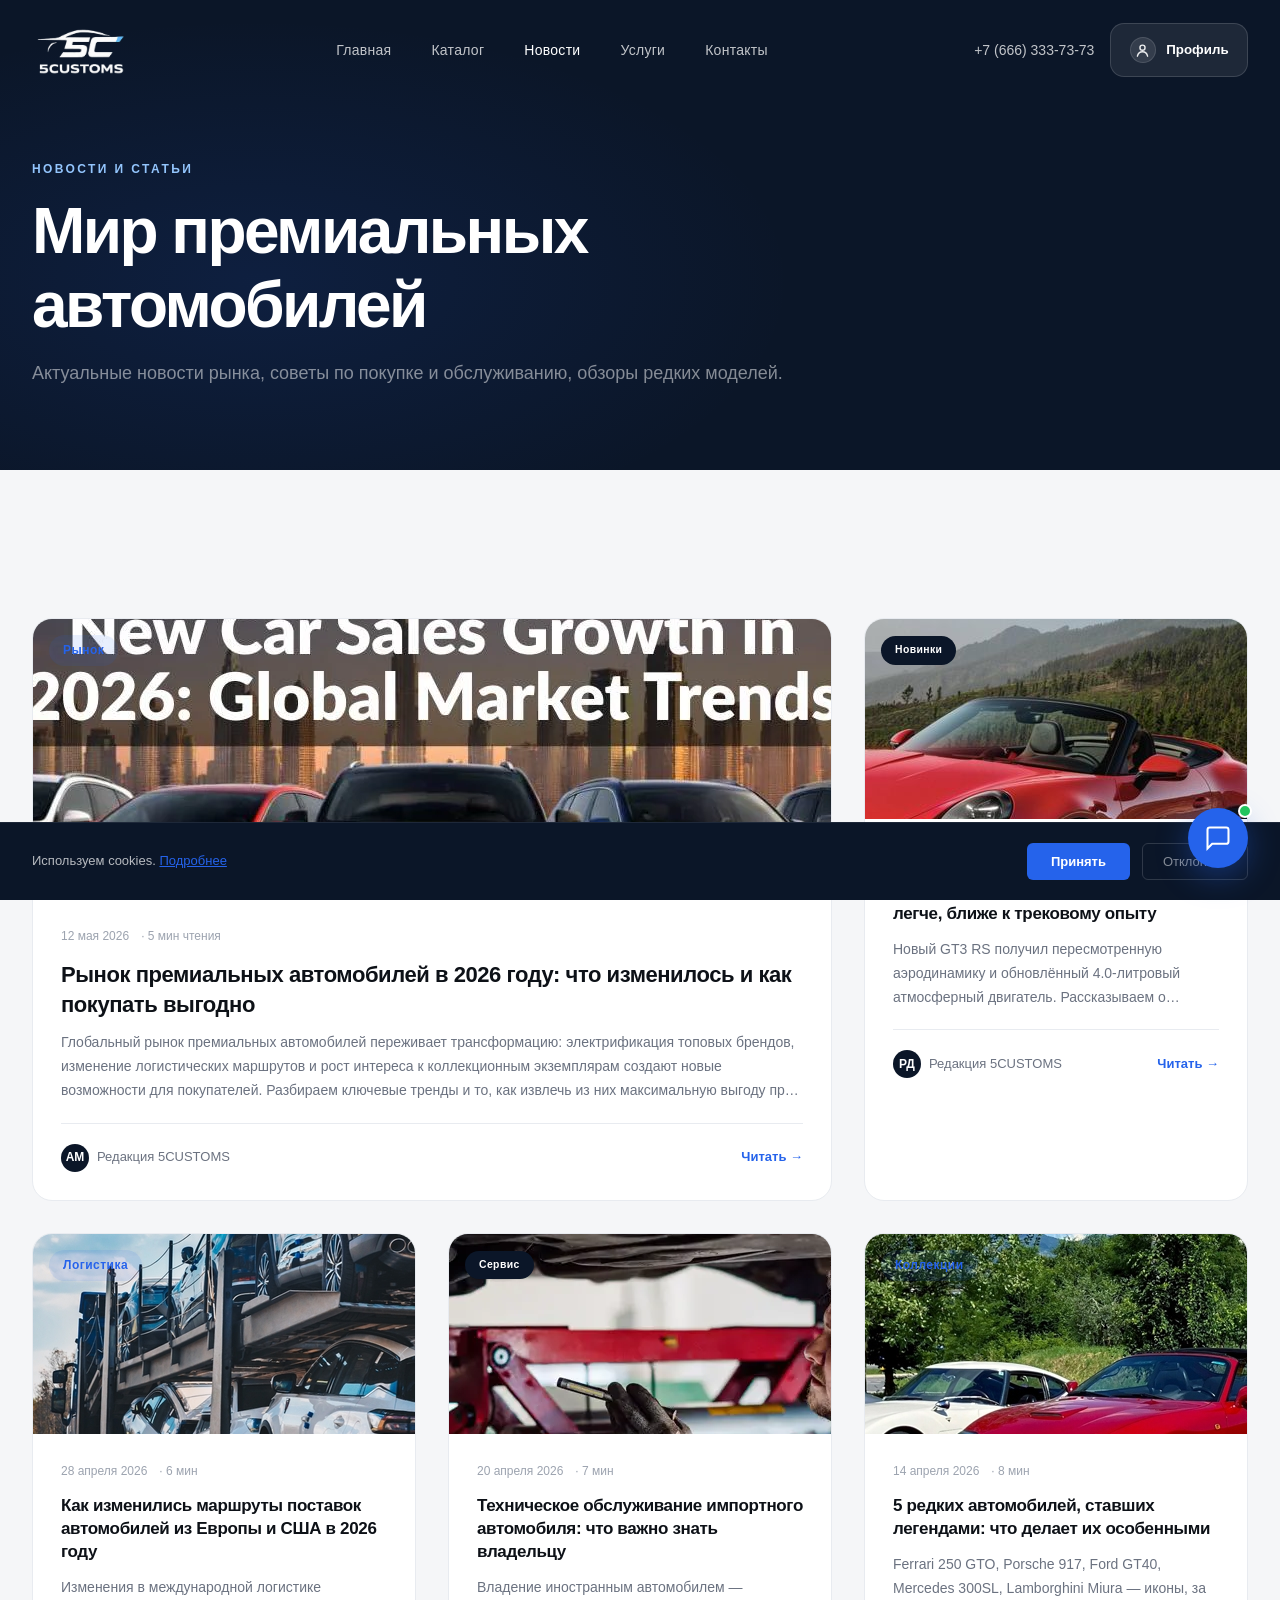
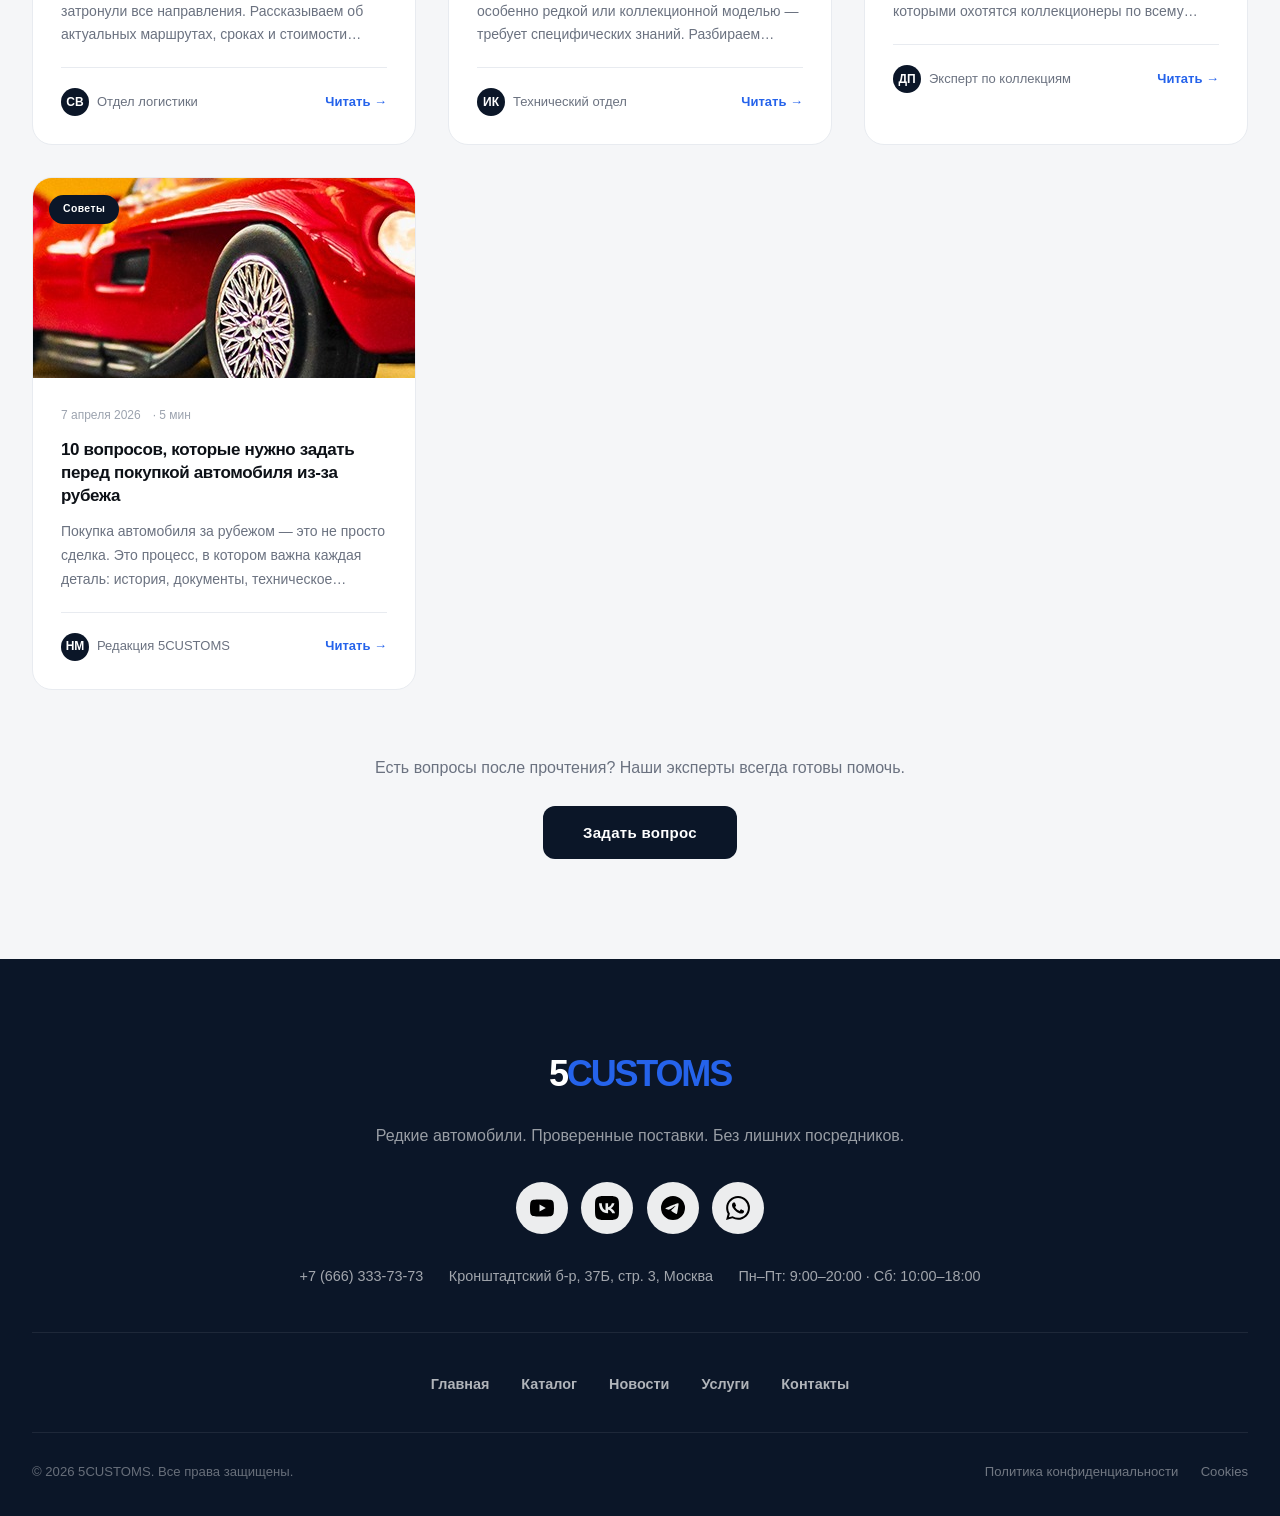
<file: news.html>
<!DOCTYPE html>
<html lang="ru">
<head>
  <meta charset="UTF-8">
  <meta name="viewport" content="width=device-width, initial-scale=1.0">
  <title>Новости — 5CUSTOMS | Мир премиальных автомобилей</title>
  <meta name="description" content="Новости автомобильного мира от 5CUSTOMS: рынок премиальных авто, редкие находки, советы по покупке и обслуживанию.">
  <meta property="og:title" content="Новости автомобильного мира — 5CUSTOMS">
  <meta property="og:type" content="website">
  <link rel="icon" href="favicon.svg" type="image/svg+xml">
  <link rel="stylesheet" href="style.css">
  
</head>
<body>

<nav class="navbar scrolled">
  <div class="navbar-inner">
    <a href="index.html" class="navbar-logo">
      <img src="images/logo.png" alt="5CUSTOMS">
    </a>
    <ul class="navbar-nav">
      <li><a href="index.html">Главная</a></li>
      <li><a href="portfolio.html">Каталог</a></li>
      <li><a href="news.html" class="active">Новости</a></li>
      <li><a href="index.html#services">Услуги</a></li>
      <li><a href="index.html#contacts">Контакты</a></li>
    </ul>
    <div class="navbar-cta">
      <a href="tel:+74663337373" class="navbar-phone">+7 (666) 333-73-73</a>
      <button class="profile-btn" onclick="openProfileModal()" type="button">
        <span class="profile-icon" aria-hidden="true">
          <svg viewBox="0 0 24 24" fill="none" role="img">
            <circle cx="12" cy="8" r="3.6" stroke="currentColor" stroke-width="2"/>
            <path d="M4.8 20c.9-4.1 3.8-6.3 7.2-6.3s6.3 2.2 7.2 6.3" stroke="currentColor" stroke-width="2" stroke-linecap="round"/>
          </svg>
        </span>
        <span class="profile-text">Профиль</span>
      </button>
    </div>
    <button class="hamburger"><span></span><span></span><span></span></button>
  </div>
</nav>

<div class="mobile-menu">
  <button class="mobile-close">✕</button>
  <a href="index.html">Главная</a>
  <a href="portfolio.html">Каталог</a>
  <a href="news.html">Новости</a>
  <a href="index.html#contacts">Контакты</a>
</div>

<div class="news-hero">
  <div class="container">
    <span class="section-label" style="color:#93C5FD;">Новости и статьи</span>
    <h1>Мир премиальных<br>автомобилей</h1>
    <p>Актуальные новости рынка, советы по покупке и обслуживанию, обзоры редких моделей.</p>
  </div>
</div>

<section style="background:var(--off-white);">
  <div class="container">
    <div class="news-grid">

      <!-- Featured Article -->
      <div class="news-card news-card-featured fade-up">
        <div class="news-image news-img-bg-1">
          <div class="news-category"><span class="badge badge-blue">Рынок</span></div>
          <img class="news-card-img" src="images/news/market.webp" alt="Рынок автомобилей">
        </div>
        <div class="news-card-body">
          <div class="news-meta">
            <span class="news-date">12 мая 2026</span>
            <span class="news-read-time">· 5 мин чтения</span>
          </div>
          <h3>Рынок премиальных автомобилей в 2026 году: что изменилось и как покупать выгодно</h3>
          <p>Глобальный рынок премиальных автомобилей переживает трансформацию: электрификация топовых брендов, изменение логистических маршрутов и рост интереса к коллекционным экземплярам создают новые возможности для покупателей. Разбираем ключевые тренды и то, как извлечь из них максимальную выгоду при покупке автомобиля мечты.</p>
          <div class="news-card-footer">
            <div class="news-author">
              <div class="news-author-avatar">АМ</div>
              <span>Редакция 5CUSTOMS</span>
            </div>
            <span class="news-read-link">Читать →</span>
          </div>
        </div>
      </div>

      <!-- Article 2 -->
      <div class="news-card fade-up fade-up-delay-1">
        <div class="news-image news-img-bg-2">
          <div class="news-category"><span class="badge badge-dark" style="font-size:0.65rem;">Новинки</span></div>
          <img class="news-card-img" src="images/news/porsche_gt3.jpg" alt="Porsche GT3">
        </div>
        <div class="news-card-body">
          <div class="news-meta">
            <span class="news-date">5 мая 2026</span>
            <span class="news-read-time">· 4 мин</span>
          </div>
          <h3>Porsche 911 GT3 RS 2026: мощнее, легче, ближе к трековому опыту</h3>
          <p>Новый GT3 RS получил пересмотренную аэродинамику и обновлённый 4.0-литровый атмосферный двигатель. Рассказываем о главных отличиях от предшественника и как получить этот автомобиль в России.</p>
          <div class="news-card-footer">
            <div class="news-author">
              <div class="news-author-avatar">РД</div>
              <span>Редакция 5CUSTOMS</span>
            </div>
            <span class="news-read-link">Читать →</span>
          </div>
        </div>
      </div>

      <!-- Article 3 -->
      <div class="news-card fade-up">
        <div class="news-image news-img-bg-3">
          <div class="news-category"><span class="badge badge-blue">Логистика</span></div>
          <img class="news-card-img" src="images/news/cars_logistics.jpg" alt="Логистика">
        </div>
        <div class="news-card-body">
          <div class="news-meta">
            <span class="news-date">28 апреля 2026</span>
            <span class="news-read-time">· 6 мин</span>
          </div>
          <h3>Как изменились маршруты поставок автомобилей из Европы и США в 2026 году</h3>
          <p>Изменения в международной логистике затронули все направления. Рассказываем об актуальных маршрутах, сроках и стоимости доставки премиальных автомобилей в Россию через альтернативные каналы.</p>
          <div class="news-card-footer">
            <div class="news-author">
              <div class="news-author-avatar">СВ</div>
              <span>Отдел логистики</span>
            </div>
            <span class="news-read-link">Читать →</span>
          </div>
        </div>
      </div>

      <!-- Article 4 -->
      <div class="news-card fade-up fade-up-delay-1">
        <div class="news-image news-img-bg-4">
          <div class="news-category"><span class="badge badge-dark" style="font-size:0.65rem;">Сервис</span></div>
          <img class="news-card-img" src="images/news/service.webp" alt="Сервис">
        </div>
        <div class="news-card-body">
          <div class="news-meta">
            <span class="news-date">20 апреля 2026</span>
            <span class="news-read-time">· 7 мин</span>
          </div>
          <h3>Техническое обслуживание импортного автомобиля: что важно знать владельцу</h3>
          <p>Владение иностранным автомобилем — особенно редкой или коллекционной моделью — требует специфических знаний. Разбираем нюансы ТО, источники запчастей и как избежать типичных ошибок.</p>
          <div class="news-card-footer">
            <div class="news-author">
              <div class="news-author-avatar">ИК</div>
              <span>Технический отдел</span>
            </div>
            <span class="news-read-link">Читать →</span>
          </div>
        </div>
      </div>

      <!-- Article 5 -->
      <div class="news-card fade-up fade-up-delay-2">
        <div class="news-image news-img-bg-5">
          <div class="news-category"><span class="badge badge-blue">Коллекции</span></div>
          <img class="news-card-img" src="images/news/classic-cars.jpg" alt="Коллекционные автомобили">
        </div>
        <div class="news-card-body">
          <div class="news-meta">
            <span class="news-date">14 апреля 2026</span>
            <span class="news-read-time">· 8 мин</span>
          </div>
          <h3>5 редких автомобилей, ставших легендами: что делает их особенными</h3>
          <p>Ferrari 250 GTO, Porsche 917, Ford GT40, Mercedes 300SL, Lamborghini Miura — иконы, за которыми охотятся коллекционеры по всему миру. История каждой и почему они стоят миллионы.</p>
          <div class="news-card-footer">
            <div class="news-author">
              <div class="news-author-avatar">ДП</div>
              <span>Эксперт по коллекциям</span>
            </div>
            <span class="news-read-link">Читать →</span>
          </div>
        </div>
      </div>

      <!-- Article 6 -->
      <div class="news-card fade-up">
        <div class="news-image news-img-bg-6">
          <div class="news-category"><span class="badge badge-dark" style="font-size:0.65rem;">Советы</span></div>
          <img class="news-card-img" src="images/news/tips.jpg" alt="Советы">
        </div>
        <div class="news-card-body">
          <div class="news-meta">
            <span class="news-date">7 апреля 2026</span>
            <span class="news-read-time">· 5 мин</span>
          </div>
          <h3>10 вопросов, которые нужно задать перед покупкой автомобиля из-за рубежа</h3>
          <p>Покупка автомобиля за рубежом — это не просто сделка. Это процесс, в котором важна каждая деталь: история, документы, техническое состояние, логистика. Чек-лист от наших экспертов.</p>
          <div class="news-card-footer">
            <div class="news-author">
              <div class="news-author-avatar">НМ</div>
              <span>Редакция 5CUSTOMS</span>
            </div>
            <span class="news-read-link">Читать →</span>
          </div>
        </div>
      </div>

    </div>

    <div style="text-align:center;margin-top:4rem;" class="fade-up">
      <p style="margin-bottom:1.5rem;color:var(--text-muted);">Есть вопросы после прочтения? Наши эксперты всегда готовы помочь.</p>
      <button class="btn btn-dark btn-lg" onclick="openModal('modal-contact')">Задать вопрос</button>
    </div>
  </div>
</section>

<footer class="premium-footer simple-footer">
  <div class="container">
    <div class="simple-footer-inner">
      <a href="index.html" class="footer-logo">5<span>CUSTOMS</span></a>

      <p class="simple-footer-text">
        Редкие автомобили. Проверенные поставки. Без лишних посредников.
      </p>

      <div class="footer-socials">
        <a href="#" aria-label="YouTube">
          <img src="icons/youtube.svg" alt="YouTube">
        </a>
        <a href="#" aria-label="VK">
          <img src="icons/vk.svg" alt="VK">
        </a>
        <a href="https://t.me/5customs" target="_blank" rel="noopener" aria-label="Telegram">
          <img src="icons/telegram.svg" alt="Telegram">
        </a>
        <a href="#" aria-label="WhatsApp">
          <img src="icons/whatsapp.svg" alt="WhatsApp">
        </a>
      </div>

      <div class="footer-contact-line">
        <a href="tel:+74663337373">+7 (666) 333-73-73</a>
        <span>Кронштадтский б-р, 37Б, стр. 3, Москва</span>
        <span>Пн–Пт: 9:00–20:00 · Сб: 10:00–18:00</span>
      </div>

      <nav class="simple-footer-nav">
        <a href="index.html">Главная</a>
        <a href="portfolio.html">Каталог</a>
        <a href="news.html">Новости</a>
        <a href="index.html#services">Услуги</a>
        <a href="index.html#contacts">Контакты</a>
      </nav>

      <div class="simple-footer-bottom">
        <span>© 2026 5CUSTOMS. Все права защищены.</span>
        <div>
          <a href="privacy.html">Политика конфиденциальности</a>
          <a href="privacy.html#cookies">Cookies</a>
        </div>
      </div>
    </div>
  </div>
</footer>

<div class="modal-overlay" id="modal-contact" onclick="closeModal('modal-contact')">
  <div class="modal" onclick="event.stopPropagation()">
    <button class="modal-close" onclick="closeModal('modal-contact')">✕</button>
    <h3>Задать вопрос</h3>
    <p class="modal-subtitle">Ответим в течение нескольких часов.</p>
    <form class="contact-form">
      <div class="form-group"><label>Имя</label><input type="text" required></div>
      <div class="form-group"><label>Телефон или Email</label><input type="text" required></div>
      <div class="form-group"><label>Вопрос</label><textarea placeholder="Ваш вопрос…" required></textarea></div>
      <div class="form-checkbox">
        <input type="checkbox" id="c1" required>
        <label for="c1">Согласен с <a href="privacy.html">политикой конфиденциальности</a></label>
      </div>
      <button type="submit" class="btn btn-primary btn-lg" style="width:100%;justify-content:center;">Отправить</button>
    </form>
  </div>
</div>
<div class="modal-overlay" id="modal-success">
  <div class="modal" style="text-align:center;max-width:420px;" onclick="event.stopPropagation()">
    <button class="modal-close" onclick="closeModal('modal-success')">✕</button>
    <div style="font-size:3.5rem;margin-bottom:1.25rem;">✅</div>
    <h3>Вопрос получен!</h3>
    <p class="modal-subtitle">Свяжемся с вами скоро.</p>
  </div>
</div>

<div class="ai-widget">
  <div class="ai-chat">
    <div class="ai-chat-header">
      <div class="ai-avatar">🤖</div>
      <div class="ai-chat-info"><h4>AI-помощник</h4><span>Онлайн</span></div>
      <button class="ai-close-btn">✕</button>
    </div>
    <div class="ai-chat-messages">
      <div class="ai-msg"><div class="ai-msg-bubble">Привет! Есть вопросы по автомобилям или поставкам? 🚗</div></div>
    </div>
    <div class="ai-chat-input">
      <input type="text" placeholder="Написать…">
      <button class="ai-send-btn"><svg viewBox="0 0 20 20" fill="none" stroke="currentColor" stroke-width="2"><path d="M3 10L17 10M12 5l5 5-5 5"/></svg></button>
    </div>
  </div>
  <button class="ai-bubble"><svg viewBox="0 0 24 24" fill="none" stroke="currentColor" stroke-width="1.75"><path d="M21 15a2 2 0 01-2 2H7l-4 4V5a2 2 0 012-2h14a2 2 0 012 2z"/></svg><div class="ai-pulse"></div></button>
</div>

<div class="cookie-banner">
  <p class="cookie-text">Используем cookies. <a href="privacy.html#cookies">Подробнее</a></p>
  <div class="cookie-actions">
    <button class="cookie-accept">Принять</button>
    <button class="cookie-decline">Отклонить</button>
  </div>
</div>

<script src="script.js"></script>
</body>
</html>
</file>
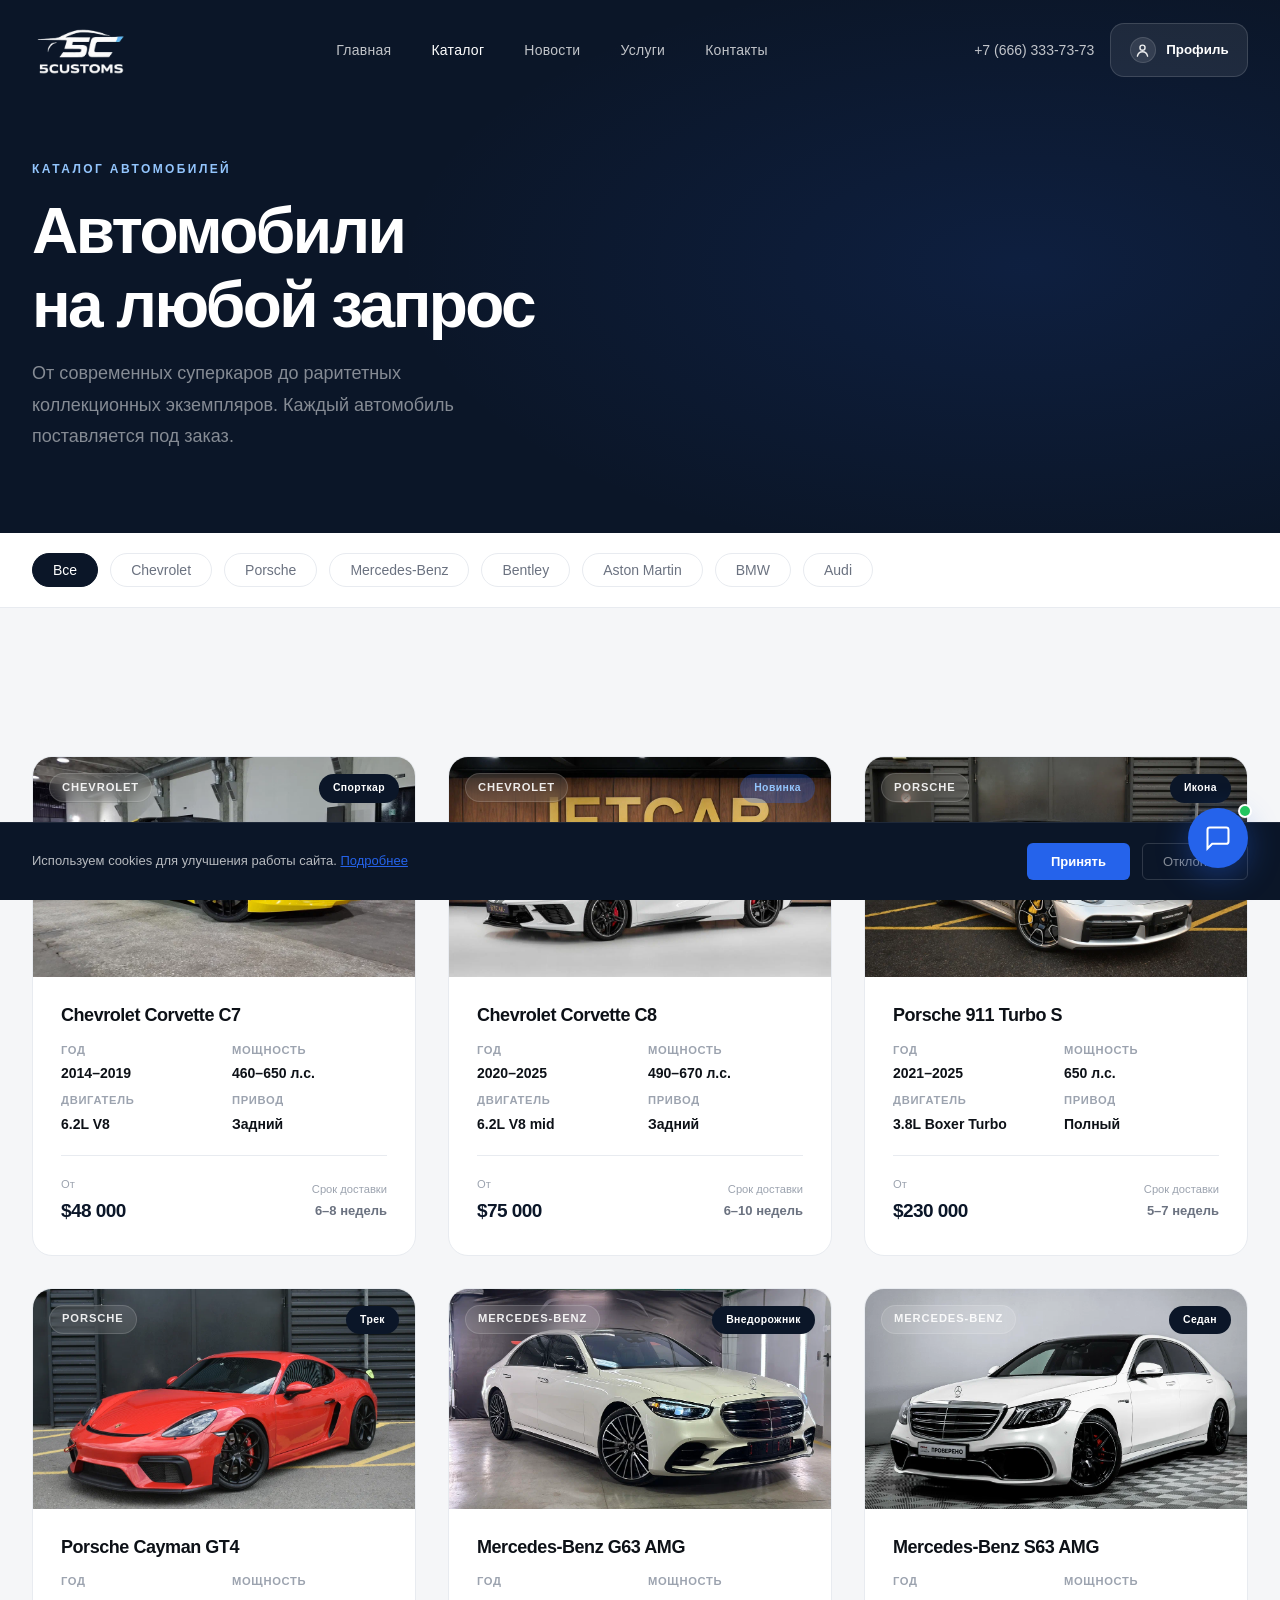
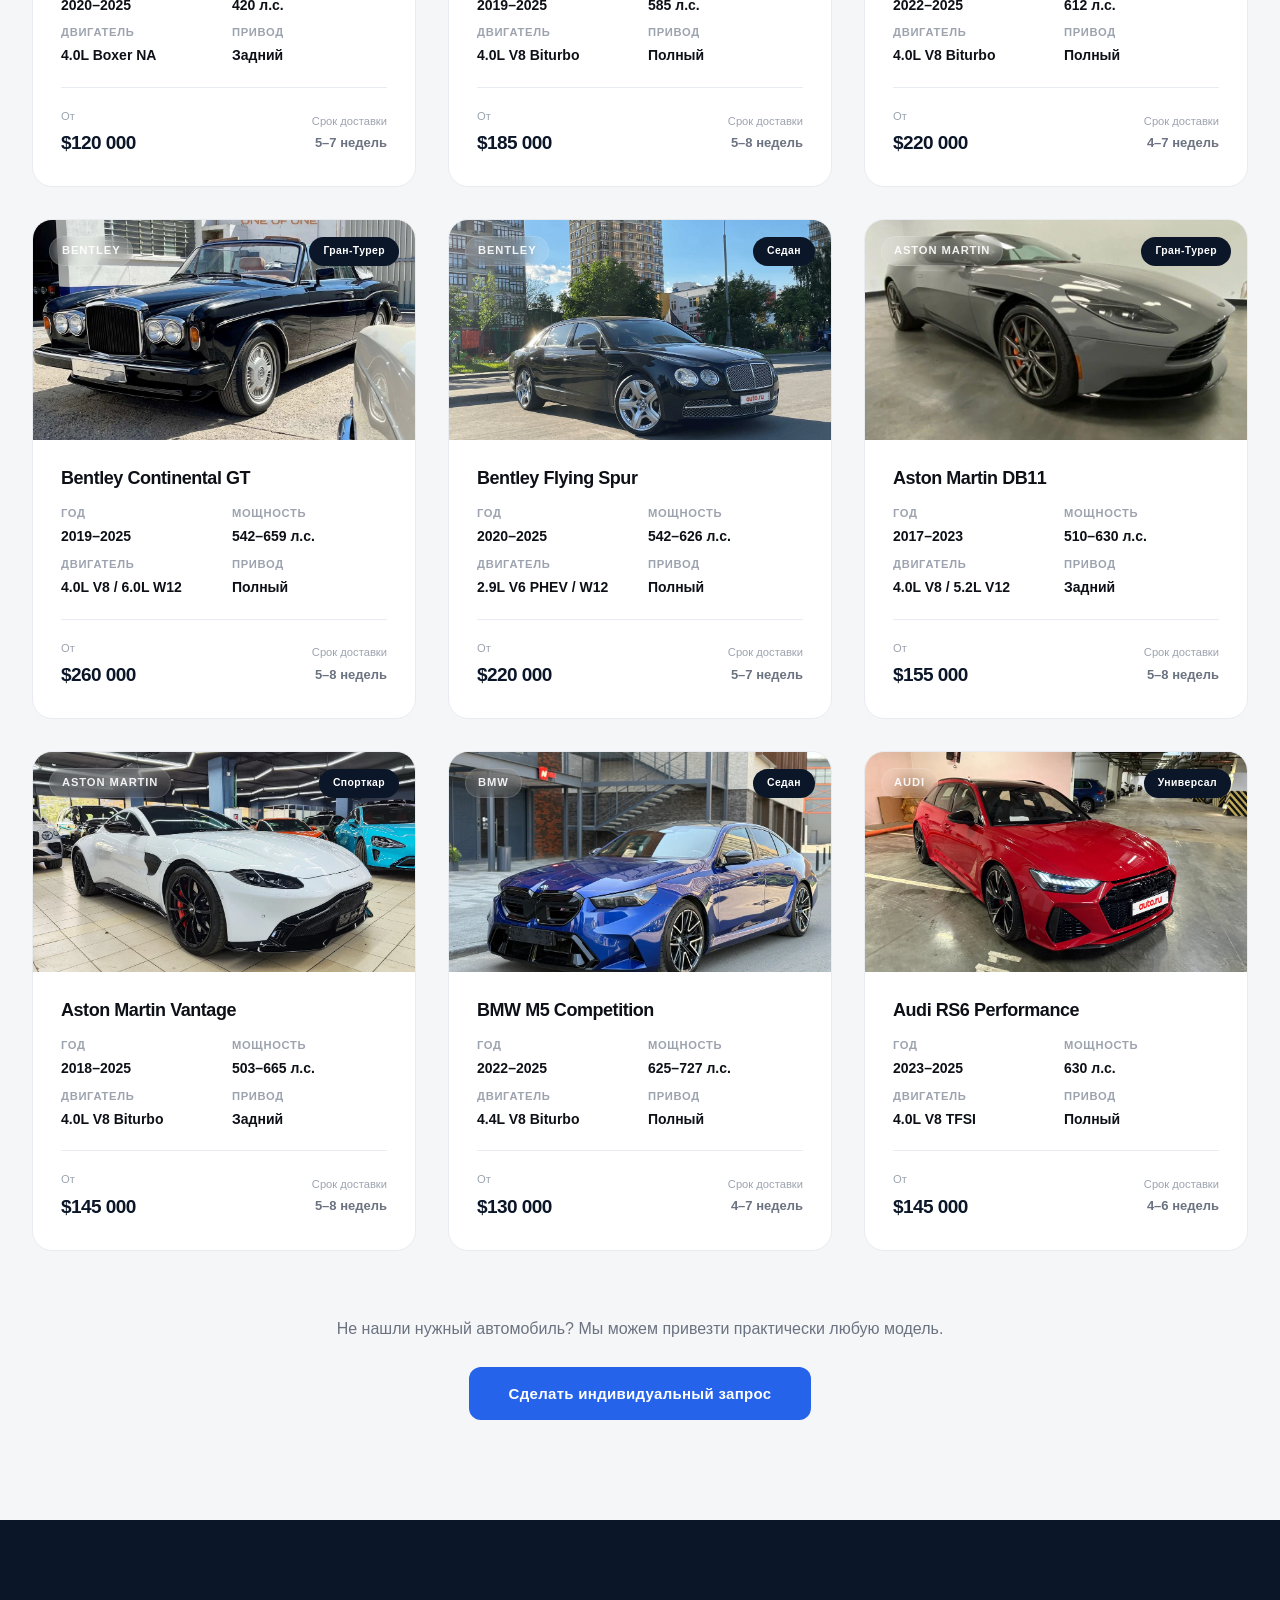
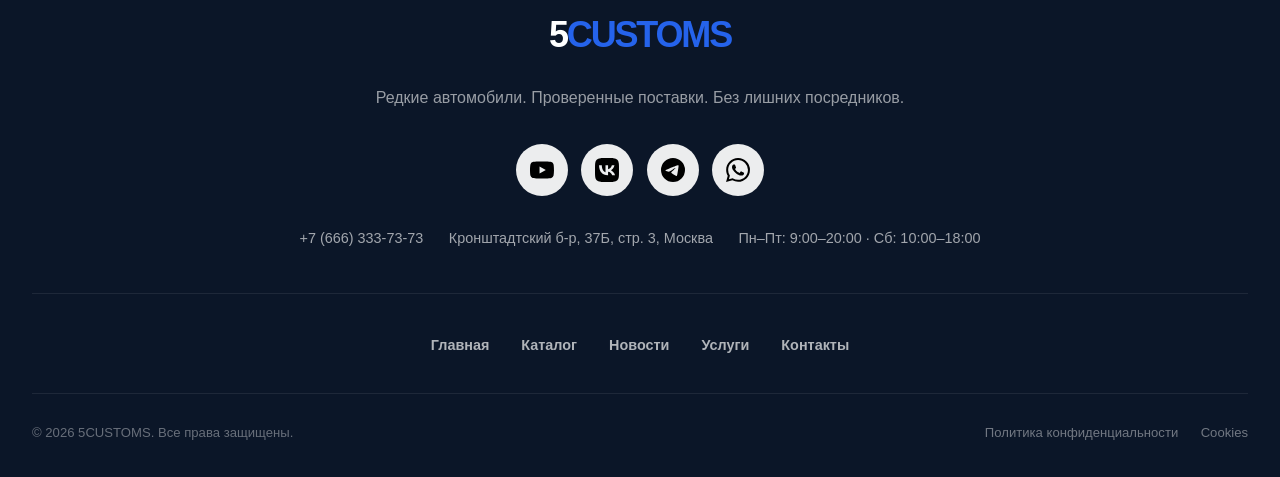
<file: portfolio.html>
<!DOCTYPE html>
<html lang="ru">
<head>
  <meta charset="UTF-8">
  <meta name="viewport" content="width=device-width, initial-scale=1.0">
  <title>Каталог автомобилей — 5CUSTOMS</title>
  <meta name="description" content="Каталог премиальных автомобилей на заказ: Corvette, Porsche, Bentley, Aston Martin, Mercedes-Benz и другие. Поставка из-за рубежа.">
  <meta property="og:title" content="Каталог автомобилей — 5CUSTOMS">
  <meta property="og:description" content="Премиальные и коллекционные автомобили под заказ из любой точки мира.">
  <meta property="og:type" content="website">
  <link rel="icon" href="favicon.svg" type="image/svg+xml">
  <link rel="stylesheet" href="style.css">
  
</head>
<body>

<!-- NAVBAR -->
<nav class="navbar scrolled">
  <div class="navbar-inner">
    <a href="index.html" class="navbar-logo">
      <img src="images/logo.png" alt="5CUSTOMS">
    </a>
    <ul class="navbar-nav">
      <li><a href="index.html">Главная</a></li>
      <li><a href="portfolio.html" class="active">Каталог</a></li>
      <li><a href="news.html">Новости</a></li>
      <li><a href="index.html#services">Услуги</a></li>
      <li><a href="index.html#contacts">Контакты</a></li>
    </ul>
    <div class="navbar-cta">
      <a href="tel:+74663337373" class="navbar-phone">+7 (666) 333-73-73</a>
      <button class="profile-btn" onclick="openProfileModal()" type="button">
        <span class="profile-icon" aria-hidden="true">
          <svg viewBox="0 0 24 24" fill="none" role="img">
            <circle cx="12" cy="8" r="3.6" stroke="currentColor" stroke-width="2"/>
            <path d="M4.8 20c.9-4.1 3.8-6.3 7.2-6.3s6.3 2.2 7.2 6.3" stroke="currentColor" stroke-width="2" stroke-linecap="round"/>
          </svg>
        </span>
        <span class="profile-text">Профиль</span>
      </button>
    </div>
    <button class="hamburger" aria-label="Меню">
      <span></span><span></span><span></span>
    </button>
  </div>
</nav>

<div class="mobile-menu">
  <button class="mobile-close">✕</button>
  <a href="index.html">Главная</a>
  <a href="portfolio.html">Каталог</a>
  <a href="news.html">Новости</a>
  <a href="index.html#services">Услуги</a>
  <a href="index.html#contacts">Контакты</a>
  <a href="tel:+74663337373">+7 (666) 333-73-73</a>
</div>

<!-- HERO -->
<div class="portfolio-hero">
  <div class="container">
    <span class="section-label" style="color:#93C5FD;">Каталог автомобилей</span>
    <h1>Автомобили<br>на любой запрос</h1>
    <p>От современных суперкаров до раритетных коллекционных экземпляров. Каждый автомобиль поставляется под заказ.</p>
  </div>
</div>

<!-- FILTERS -->
<div class="filters-bar">
  <div class="container">
    <div class="filters-inner">
      <button class="filter-btn active" data-filter="all">Все</button>
      <button class="filter-btn" data-filter="chevrolet">Chevrolet</button>
      <button class="filter-btn" data-filter="porsche">Porsche</button>
      <button class="filter-btn" data-filter="mercedes">Mercedes-Benz</button>
      <button class="filter-btn" data-filter="bentley">Bentley</button>
      <button class="filter-btn" data-filter="aston">Aston Martin</button>
      <button class="filter-btn" data-filter="bmw">BMW</button>
      <button class="filter-btn" data-filter="audi">Audi</button>
    </div>
  </div>
</div>

<!-- CATALOG -->
<section style="background: var(--off-white);">
  <div class="container">
    <div class="cars-grid" id="carsGrid">

      <!-- Chevrolet Corvette C7 -->
      <a href="cars/corvette-c7.html" class="car-card fade-up" data-brand="chevrolet">
        <div class="car-image car-bg-corvette">
          <span class="car-brand-badge">Chevrolet</span>
          <div class="car-type-badge"><span class="badge badge-dark" style="font-size:0.65rem;">Спорткар</span></div>
          <span class="car-silhouette">🏎️</span>
        </div>
        <div class="car-card-body">
          <h3 class="car-name">Chevrolet Corvette C7</h3>
          <div class="car-specs">
            <div class="car-spec"><span class="car-spec-label">Год</span><span class="car-spec-value">2014–2019</span></div>
            <div class="car-spec"><span class="car-spec-label">Мощность</span><span class="car-spec-value">460–650 л.с.</span></div>
            <div class="car-spec"><span class="car-spec-label">Двигатель</span><span class="car-spec-value">6.2L V8</span></div>
            <div class="car-spec"><span class="car-spec-label">Привод</span><span class="car-spec-value">Задний</span></div>
          </div>
          <div class="car-card-footer">
            <div>
              <div class="car-price-label">От</div>
              <div class="car-price">$48 000</div>
            </div>
            <div class="car-delivery">
              <div class="car-delivery-label">Срок доставки</div>
              <div class="car-delivery-value">6–8 недель</div>
            </div>
          </div>
        </div>
      </a>

      <!-- Chevrolet Corvette C8 -->
      <a href="cars/corvette-c8.html" class="car-card fade-up fade-up-delay-1" data-brand="chevrolet">
        <div class="car-image car-bg-corvette">
          <span class="car-brand-badge">Chevrolet</span>
          <div class="car-type-badge"><span class="badge" style="background:rgba(37,99,235,0.3);color:#93C5FD;font-size:0.65rem;">Новинка</span></div>
          <span class="car-silhouette">🏎️</span>
        </div>
        <div class="car-card-body">
          <h3 class="car-name">Chevrolet Corvette C8</h3>
          <div class="car-specs">
            <div class="car-spec"><span class="car-spec-label">Год</span><span class="car-spec-value">2020–2025</span></div>
            <div class="car-spec"><span class="car-spec-label">Мощность</span><span class="car-spec-value">490–670 л.с.</span></div>
            <div class="car-spec"><span class="car-spec-label">Двигатель</span><span class="car-spec-value">6.2L V8 mid</span></div>
            <div class="car-spec"><span class="car-spec-label">Привод</span><span class="car-spec-value">Задний</span></div>
          </div>
          <div class="car-card-footer">
            <div>
              <div class="car-price-label">От</div>
              <div class="car-price">$75 000</div>
            </div>
            <div class="car-delivery">
              <div class="car-delivery-label">Срок доставки</div>
              <div class="car-delivery-value">6–10 недель</div>
            </div>
          </div>
        </div>
      </a>

      <!-- Porsche 911 Turbo S -->
      <a href="cars/porsche-911-turbo.html" class="car-card fade-up fade-up-delay-2" data-brand="porsche">
        <div class="car-image car-bg-porsche">
          <span class="car-brand-badge">Porsche</span>
          <div class="car-type-badge"><span class="badge badge-dark" style="font-size:0.65rem;">Икона</span></div>
          <span class="car-silhouette">🚗</span>
        </div>
        <div class="car-card-body">
          <h3 class="car-name">Porsche 911 Turbo S</h3>
          <div class="car-specs">
            <div class="car-spec"><span class="car-spec-label">Год</span><span class="car-spec-value">2021–2025</span></div>
            <div class="car-spec"><span class="car-spec-label">Мощность</span><span class="car-spec-value">650 л.с.</span></div>
            <div class="car-spec"><span class="car-spec-label">Двигатель</span><span class="car-spec-value">3.8L Boxer Turbo</span></div>
            <div class="car-spec"><span class="car-spec-label">Привод</span><span class="car-spec-value">Полный</span></div>
          </div>
          <div class="car-card-footer">
            <div>
              <div class="car-price-label">От</div>
              <div class="car-price">$230 000</div>
            </div>
            <div class="car-delivery">
              <div class="car-delivery-label">Срок доставки</div>
              <div class="car-delivery-value">5–7 недель</div>
            </div>
          </div>
        </div>
      </a>

      <!-- Porsche Cayman GT4 -->
      <a href="cars/porsche-cayman-gt4.html" class="car-card fade-up" data-brand="porsche">
        <div class="car-image car-bg-porsche">
          <span class="car-brand-badge">Porsche</span>
          <div class="car-type-badge"><span class="badge badge-dark" style="font-size:0.65rem;">Трек</span></div>
          <span class="car-silhouette">🚗</span>
        </div>
        <div class="car-card-body">
          <h3 class="car-name">Porsche Cayman GT4</h3>
          <div class="car-specs">
            <div class="car-spec"><span class="car-spec-label">Год</span><span class="car-spec-value">2020–2025</span></div>
            <div class="car-spec"><span class="car-spec-label">Мощность</span><span class="car-spec-value">420 л.с.</span></div>
            <div class="car-spec"><span class="car-spec-label">Двигатель</span><span class="car-spec-value">4.0L Boxer NA</span></div>
            <div class="car-spec"><span class="car-spec-label">Привод</span><span class="car-spec-value">Задний</span></div>
          </div>
          <div class="car-card-footer">
            <div>
              <div class="car-price-label">От</div>
              <div class="car-price">$120 000</div>
            </div>
            <div class="car-delivery">
              <div class="car-delivery-label">Срок доставки</div>
              <div class="car-delivery-value">5–7 недель</div>
            </div>
          </div>
        </div>
      </a>

      <!-- Mercedes G63 AMG -->
      <a href="cars/mercedes-g63.html" class="car-card fade-up fade-up-delay-1" data-brand="mercedes">
        <div class="car-image car-bg-mercedes">
          <span class="car-brand-badge">Mercedes-Benz</span>
          <div class="car-type-badge"><span class="badge badge-dark" style="font-size:0.65rem;">Внедорожник</span></div>
          <span class="car-silhouette">🚙</span>
        </div>
        <div class="car-card-body">
          <h3 class="car-name">Mercedes-Benz G63 AMG</h3>
          <div class="car-specs">
            <div class="car-spec"><span class="car-spec-label">Год</span><span class="car-spec-value">2019–2025</span></div>
            <div class="car-spec"><span class="car-spec-label">Мощность</span><span class="car-spec-value">585 л.с.</span></div>
            <div class="car-spec"><span class="car-spec-label">Двигатель</span><span class="car-spec-value">4.0L V8 Biturbo</span></div>
            <div class="car-spec"><span class="car-spec-label">Привод</span><span class="car-spec-value">Полный</span></div>
          </div>
          <div class="car-card-footer">
            <div>
              <div class="car-price-label">От</div>
              <div class="car-price">$185 000</div>
            </div>
            <div class="car-delivery">
              <div class="car-delivery-label">Срок доставки</div>
              <div class="car-delivery-value">5–8 недель</div>
            </div>
          </div>
        </div>
      </a>

      <!-- Mercedes S63 AMG -->
      <a href="cars/mercedes-s63.html" class="car-card fade-up fade-up-delay-2" data-brand="mercedes">
        <div class="car-image car-bg-mercedes">
          <span class="car-brand-badge">Mercedes-Benz</span>
          <div class="car-type-badge"><span class="badge badge-dark" style="font-size:0.65rem;">Седан</span></div>
          <span class="car-silhouette">🚗</span>
        </div>
        <div class="car-card-body">
          <h3 class="car-name">Mercedes-Benz S63 AMG</h3>
          <div class="car-specs">
            <div class="car-spec"><span class="car-spec-label">Год</span><span class="car-spec-value">2022–2025</span></div>
            <div class="car-spec"><span class="car-spec-label">Мощность</span><span class="car-spec-value">612 л.с.</span></div>
            <div class="car-spec"><span class="car-spec-label">Двигатель</span><span class="car-spec-value">4.0L V8 Biturbo</span></div>
            <div class="car-spec"><span class="car-spec-label">Привод</span><span class="car-spec-value">Полный</span></div>
          </div>
          <div class="car-card-footer">
            <div>
              <div class="car-price-label">От</div>
              <div class="car-price">$220 000</div>
            </div>
            <div class="car-delivery">
              <div class="car-delivery-label">Срок доставки</div>
              <div class="car-delivery-value">4–7 недель</div>
            </div>
          </div>
        </div>
      </a>

      <!-- Bentley Continental GT -->
      <a href="cars/bentley-continental.html" class="car-card fade-up" data-brand="bentley">
        <div class="car-image car-bg-bentley">
          <span class="car-brand-badge">Bentley</span>
          <div class="car-type-badge"><span class="badge badge-dark" style="font-size:0.65rem;">Гран-Турер</span></div>
          <span class="car-silhouette">🚗</span>
        </div>
        <div class="car-card-body">
          <h3 class="car-name">Bentley Continental GT</h3>
          <div class="car-specs">
            <div class="car-spec"><span class="car-spec-label">Год</span><span class="car-spec-value">2019–2025</span></div>
            <div class="car-spec"><span class="car-spec-label">Мощность</span><span class="car-spec-value">542–659 л.с.</span></div>
            <div class="car-spec"><span class="car-spec-label">Двигатель</span><span class="car-spec-value">4.0L V8 / 6.0L W12</span></div>
            <div class="car-spec"><span class="car-spec-label">Привод</span><span class="car-spec-value">Полный</span></div>
          </div>
          <div class="car-card-footer">
            <div>
              <div class="car-price-label">От</div>
              <div class="car-price">$260 000</div>
            </div>
            <div class="car-delivery">
              <div class="car-delivery-label">Срок доставки</div>
              <div class="car-delivery-value">5–8 недель</div>
            </div>
          </div>
        </div>
      </a>

      <!-- Bentley Flying Spur -->
      <a href="cars/bentley-flying-spur.html" class="car-card fade-up fade-up-delay-1" data-brand="bentley">
        <div class="car-image car-bg-bentley">
          <span class="car-brand-badge">Bentley</span>
          <div class="car-type-badge"><span class="badge badge-dark" style="font-size:0.65rem;">Седан</span></div>
          <span class="car-silhouette">🚗</span>
        </div>
        <div class="car-card-body">
          <h3 class="car-name">Bentley Flying Spur</h3>
          <div class="car-specs">
            <div class="car-spec"><span class="car-spec-label">Год</span><span class="car-spec-value">2020–2025</span></div>
            <div class="car-spec"><span class="car-spec-label">Мощность</span><span class="car-spec-value">542–626 л.с.</span></div>
            <div class="car-spec"><span class="car-spec-label">Двигатель</span><span class="car-spec-value">2.9L V6 PHEV / W12</span></div>
            <div class="car-spec"><span class="car-spec-label">Привод</span><span class="car-spec-value">Полный</span></div>
          </div>
          <div class="car-card-footer">
            <div>
              <div class="car-price-label">От</div>
              <div class="car-price">$220 000</div>
            </div>
            <div class="car-delivery">
              <div class="car-delivery-label">Срок доставки</div>
              <div class="car-delivery-value">5–7 недель</div>
            </div>
          </div>
        </div>
      </a>

      <!-- Aston Martin DB11 -->
      <a href="cars/aston-db11.html" class="car-card fade-up fade-up-delay-2" data-brand="aston">
        <div class="car-image car-bg-aston">
          <span class="car-brand-badge">Aston Martin</span>
          <div class="car-type-badge"><span class="badge badge-dark" style="font-size:0.65rem;">Гран-Турер</span></div>
          <span class="car-silhouette">🚗</span>
        </div>
        <div class="car-card-body">
          <h3 class="car-name">Aston Martin DB11</h3>
          <div class="car-specs">
            <div class="car-spec"><span class="car-spec-label">Год</span><span class="car-spec-value">2017–2023</span></div>
            <div class="car-spec"><span class="car-spec-label">Мощность</span><span class="car-spec-value">510–630 л.с.</span></div>
            <div class="car-spec"><span class="car-spec-label">Двигатель</span><span class="car-spec-value">4.0L V8 / 5.2L V12</span></div>
            <div class="car-spec"><span class="car-spec-label">Привод</span><span class="car-spec-value">Задний</span></div>
          </div>
          <div class="car-card-footer">
            <div>
              <div class="car-price-label">От</div>
              <div class="car-price">$155 000</div>
            </div>
            <div class="car-delivery">
              <div class="car-delivery-label">Срок доставки</div>
              <div class="car-delivery-value">5–8 недель</div>
            </div>
          </div>
        </div>
      </a>

      <!-- Aston Martin Vantage -->
      <a href="cars/aston-vantage.html" class="car-card fade-up" data-brand="aston">
        <div class="car-image car-bg-aston">
          <span class="car-brand-badge">Aston Martin</span>
          <div class="car-type-badge"><span class="badge badge-dark" style="font-size:0.65rem;">Спорткар</span></div>
          <span class="car-silhouette">🏎️</span>
        </div>
        <div class="car-card-body">
          <h3 class="car-name">Aston Martin Vantage</h3>
          <div class="car-specs">
            <div class="car-spec"><span class="car-spec-label">Год</span><span class="car-spec-value">2018–2025</span></div>
            <div class="car-spec"><span class="car-spec-label">Мощность</span><span class="car-spec-value">503–665 л.с.</span></div>
            <div class="car-spec"><span class="car-spec-label">Двигатель</span><span class="car-spec-value">4.0L V8 Biturbo</span></div>
            <div class="car-spec"><span class="car-spec-label">Привод</span><span class="car-spec-value">Задний</span></div>
          </div>
          <div class="car-card-footer">
            <div>
              <div class="car-price-label">От</div>
              <div class="car-price">$145 000</div>
            </div>
            <div class="car-delivery">
              <div class="car-delivery-label">Срок доставки</div>
              <div class="car-delivery-value">5–8 недель</div>
            </div>
          </div>
        </div>
      </a>

      <!-- BMW M5 Competition -->
      <a href="cars/bmw-m5.html" class="car-card fade-up fade-up-delay-1" data-brand="bmw">
        <div class="car-image car-bg-bmw">
          <span class="car-brand-badge">BMW</span>
          <div class="car-type-badge"><span class="badge badge-dark" style="font-size:0.65rem;">Седан</span></div>
          <span class="car-silhouette">🚗</span>
        </div>
        <div class="car-card-body">
          <h3 class="car-name">BMW M5 Competition</h3>
          <div class="car-specs">
            <div class="car-spec"><span class="car-spec-label">Год</span><span class="car-spec-value">2022–2025</span></div>
            <div class="car-spec"><span class="car-spec-label">Мощность</span><span class="car-spec-value">625–727 л.с.</span></div>
            <div class="car-spec"><span class="car-spec-label">Двигатель</span><span class="car-spec-value">4.4L V8 Biturbo</span></div>
            <div class="car-spec"><span class="car-spec-label">Привод</span><span class="car-spec-value">Полный</span></div>
          </div>
          <div class="car-card-footer">
            <div>
              <div class="car-price-label">От</div>
              <div class="car-price">$130 000</div>
            </div>
            <div class="car-delivery">
              <div class="car-delivery-label">Срок доставки</div>
              <div class="car-delivery-value">4–7 недель</div>
            </div>
          </div>
        </div>
      </a>

      <!-- Audi RS6 Performance -->
      <a href="cars/audi-rs6.html" class="car-card fade-up fade-up-delay-2" data-brand="audi">
        <div class="car-image car-bg-audi">
          <span class="car-brand-badge">Audi</span>
          <div class="car-type-badge"><span class="badge badge-dark" style="font-size:0.65rem;">Универсал</span></div>
          <span class="car-silhouette">🚗</span>
        </div>
        <div class="car-card-body">
          <h3 class="car-name">Audi RS6 Performance</h3>
          <div class="car-specs">
            <div class="car-spec"><span class="car-spec-label">Год</span><span class="car-spec-value">2023–2025</span></div>
            <div class="car-spec"><span class="car-spec-label">Мощность</span><span class="car-spec-value">630 л.с.</span></div>
            <div class="car-spec"><span class="car-spec-label">Двигатель</span><span class="car-spec-value">4.0L V8 TFSI</span></div>
            <div class="car-spec"><span class="car-spec-label">Привод</span><span class="car-spec-value">Полный</span></div>
          </div>
          <div class="car-card-footer">
            <div>
              <div class="car-price-label">От</div>
              <div class="car-price">$145 000</div>
            </div>
            <div class="car-delivery">
              <div class="car-delivery-label">Срок доставки</div>
              <div class="car-delivery-value">4–6 недель</div>
            </div>
          </div>
        </div>
      </a>

    </div>

    <div style="text-align:center;margin-top:4rem;" class="fade-up">
      <p style="margin-bottom:1.5rem;">Не нашли нужный автомобиль? Мы можем привезти практически любую модель.</p>
      <button class="btn btn-primary btn-lg" onclick="openModal('modal-contact')">Сделать индивидуальный запрос</button>
    </div>
  </div>
</section>

<!-- FOOTER -->
<footer class="premium-footer simple-footer">
  <div class="container">
    <div class="simple-footer-inner">
      <a href="index.html" class="footer-logo">5<span>CUSTOMS</span></a>

      <p class="simple-footer-text">
        Редкие автомобили. Проверенные поставки. Без лишних посредников.
      </p>

      <div class="footer-socials">
        <a href="#" aria-label="YouTube">
          <img src="icons/youtube.svg" alt="YouTube">
        </a>
        <a href="#" aria-label="VK">
          <img src="icons/vk.svg" alt="VK">
        </a>
        <a href="https://t.me/5customs" target="_blank" rel="noopener" aria-label="Telegram">
          <img src="icons/telegram.svg" alt="Telegram">
        </a>
        <a href="#" aria-label="WhatsApp">
          <img src="icons/whatsapp.svg" alt="WhatsApp">
        </a>
      </div>

      <div class="footer-contact-line">
        <a href="tel:+74663337373">+7 (666) 333-73-73</a>
        <span>Кронштадтский б-р, 37Б, стр. 3, Москва</span>
        <span>Пн–Пт: 9:00–20:00 · Сб: 10:00–18:00</span>
      </div>

      <nav class="simple-footer-nav">
        <a href="index.html">Главная</a>
        <a href="portfolio.html">Каталог</a>
        <a href="news.html">Новости</a>
        <a href="index.html#services">Услуги</a>
        <a href="index.html#contacts">Контакты</a>
      </nav>

      <div class="simple-footer-bottom">
        <span>© 2026 5CUSTOMS. Все права защищены.</span>
        <div>
          <a href="privacy.html">Политика конфиденциальности</a>
          <a href="privacy.html#cookies">Cookies</a>
        </div>
      </div>
    </div>
  </div>
</footer>

<!-- MODAL -->
<div class="modal-overlay" id="modal-contact" onclick="closeModal('modal-contact')">
  <div class="modal" onclick="event.stopPropagation()">
    <button class="modal-close" onclick="closeModal('modal-contact')">✕</button>
    <h3>Индивидуальный запрос</h3>
    <p class="modal-subtitle">Опишите нужный автомобиль — найдём и привезём.</p>
    <form class="contact-form">
      <div class="form-group"><label>Имя</label><input type="text" required></div>
      <div class="form-group"><label>Телефон</label><input type="tel" required></div>
      <div class="form-group"><label>Автомобиль</label><textarea placeholder="Марка, модель, год, пожелания…"></textarea></div>
      <div class="form-checkbox">
        <input type="checkbox" id="c1" required>
        <label for="c1">Согласен с <a href="privacy.html">политикой конфиденциальности</a></label>
      </div>
      <button type="submit" class="btn btn-primary btn-lg" style="width:100%;justify-content:center;">Отправить</button>
    </form>
  </div>
</div>
<div class="modal-overlay" id="modal-success">
  <div class="modal" style="text-align:center;max-width:420px;" onclick="event.stopPropagation()">
    <button class="modal-close" onclick="closeModal('modal-success')">✕</button>
    <div style="font-size:3.5rem;margin-bottom:1.25rem;">✅</div>
    <h3>Заявка принята!</h3>
    <p class="modal-subtitle">Свяжемся в течение нескольких часов.</p>
    <a href="https://t.me/5customs" target="_blank" class="btn btn-primary btn-lg" style="width:100%;justify-content:center;">Написать в Telegram</a>
  </div>
</div>

<!-- AI WIDGET -->
<div class="ai-widget">
  <div class="ai-chat">
    <div class="ai-chat-header">
      <div class="ai-avatar">🤖</div>
      <div class="ai-chat-info"><h4>AI-помощник</h4><span>Онлайн</span></div>
      <button class="ai-close-btn">✕</button>
    </div>
    <div class="ai-chat-messages">
      <div class="ai-msg"><div class="ai-msg-bubble">Привет! Помогу с выбором автомобиля из каталога или рассчитаю стоимость поставки. 🚗</div></div>
    </div>
    <div class="ai-chat-input">
      <input type="text" placeholder="Написать…">
      <button class="ai-send-btn"><svg viewBox="0 0 20 20" fill="none" stroke="currentColor" stroke-width="2"><path d="M3 10L17 10M12 5l5 5-5 5"/></svg></button>
    </div>
  </div>
  <button class="ai-bubble"><svg viewBox="0 0 24 24" fill="none" stroke="currentColor" stroke-width="1.75"><path d="M21 15a2 2 0 01-2 2H7l-4 4V5a2 2 0 012-2h14a2 2 0 012 2z"/></svg><div class="ai-pulse"></div></button>
</div>

<!-- COOKIE -->
<div class="cookie-banner">
  <p class="cookie-text">Используем cookies для улучшения работы сайта. <a href="privacy.html#cookies">Подробнее</a></p>
  <div class="cookie-actions">
    <button class="cookie-accept">Принять</button>
    <button class="cookie-decline">Отклонить</button>
  </div>
</div>

<script src="script.js"></script>
<script>
  // Filter functionality
  document.querySelectorAll('.filter-btn').forEach(btn => {
    btn.addEventListener('click', () => {
      document.querySelectorAll('.filter-btn').forEach(b => b.classList.remove('active'));
      btn.classList.add('active');
      const filter = btn.dataset.filter;
      document.querySelectorAll('.car-card').forEach(card => {
        if (filter === 'all' || card.dataset.brand === filter) {
          card.style.display = '';
        } else {
          card.style.display = 'none';
        }
      });
    });
  });
</script>
</body>
</html>
</file>
<file: style.css>
/* ===========================
   5CUSTOMS — GLOBAL STYLES
   =========================== */

:root {
  --navy: #0B1628;
  --navy-mid: #132040;
  --navy-light: #1E3060;
  --white: #FFFFFF;
  --off-white: #F5F6F8;
  --silver: #C8CDD6;
  --silver-light: #E8EBF0;
  --charcoal: #1A1A2E;
  --text-dark: #0D1117;
  --text-muted: #6B7280;
  --text-light: #9CA3AF;
  --accent: #2563EB;
  --accent-hover: #1D4ED8;
  --border: rgba(200, 205, 214, 0.25);
  --border-dark: rgba(11, 22, 40, 0.12);
  --glass: rgba(255, 255, 255, 0.06);
  --glass-border: rgba(255, 255, 255, 0.1);
  --shadow-sm: 0 1px 3px rgba(0,0,0,0.08), 0 1px 2px rgba(0,0,0,0.04);
  --shadow-md: 0 4px 16px rgba(0,0,0,0.08), 0 2px 8px rgba(0,0,0,0.04);
  --shadow-lg: 0 16px 48px rgba(0,0,0,0.12), 0 4px 16px rgba(0,0,0,0.06);
  --shadow-xl: 0 32px 80px rgba(0,0,0,0.16);
  --radius-sm: 6px;
  --radius-md: 12px;
  --radius-lg: 20px;
  --radius-xl: 32px;
  --transition: 0.3s cubic-bezier(0.4, 0, 0.2, 1);
  --transition-slow: 0.6s cubic-bezier(0.4, 0, 0.2, 1);
}

*, *::before, *::after {
  box-sizing: border-box;
  margin: 0;
  padding: 0;
}

html {
  scroll-behavior: smooth;
  -webkit-text-size-adjust: 100%;
}

body {
  font-family: -apple-system, BlinkMacSystemFont, 'Segoe UI', 'Helvetica Neue', Arial, sans-serif;
  font-size: 16px;
  line-height: 1.6;
  color: var(--text-dark);
  background: var(--white);
  overflow-x: hidden;
  -webkit-font-smoothing: antialiased;
  -moz-osx-font-smoothing: grayscale;
}

/* ===== TYPOGRAPHY ===== */
h1, h2, h3, h4, h5, h6 {
  font-weight: 700;
  line-height: 1.15;
  letter-spacing: -0.02em;
}

.display-xl {
  font-size: clamp(2.8rem, 6vw, 5.5rem);
  font-weight: 800;
  letter-spacing: -0.04em;
  line-height: 1.0;
}

.display-lg {
  font-size: clamp(2rem, 4vw, 3.5rem);
  font-weight: 700;
  letter-spacing: -0.03em;
}

.section-title {
  font-size: clamp(1.75rem, 3vw, 2.75rem);
  font-weight: 700;
  letter-spacing: -0.025em;
}

.section-label {
  font-size: 0.75rem;
  font-weight: 600;
  letter-spacing: 0.2em;
  text-transform: uppercase;
  color: var(--accent);
  margin-bottom: 1rem;
  display: block;
}

p {
  color: var(--text-muted);
  line-height: 1.75;
}

a {
  color: inherit;
  text-decoration: none;
  transition: color var(--transition);
}

/* ===== LAYOUT ===== */
.container {
  max-width: 1280px;
  margin: 0 auto;
  padding: 0 2rem;
}

.container-narrow {
  max-width: 800px;
  margin: 0 auto;
  padding: 0 2rem;
}

section {
  padding: 100px 0;
}

.grid-2 {
  display: grid;
  grid-template-columns: 1fr 1fr;
  gap: 2rem;
}

.grid-3 {
  display: grid;
  grid-template-columns: repeat(3, 1fr);
  gap: 2rem;
}

.grid-4 {
  display: grid;
  grid-template-columns: repeat(4, 1fr);
  gap: 1.5rem;
}

/* ===== NAVBAR ===== */
.navbar {
  position: fixed;
  top: 0;
  left: 0;
  right: 0;
  z-index: 1000;
  padding: 1.25rem 0;
  transition: all var(--transition);
}

.navbar.scrolled {
  background: rgba(11, 22, 40, 0.95);
  backdrop-filter: blur(24px);
  -webkit-backdrop-filter: blur(24px);
  padding: 1rem 0;
  border-bottom: 1px solid var(--glass-border);
}

.navbar-inner {
  display: flex;
  align-items: center;
  justify-content: space-between;
  max-width: 1280px;
  margin: 0 auto;
  padding: 0 2rem;
}

.navbar-logo {
    display: flex;
    align-items: center;
    text-decoration: none;
}

.navbar-logo img {
    height: 60px;
    width: auto;
    display: block;
}

.navbar-nav {
  display: flex;
  align-items: center;
  gap: 2.5rem;
  list-style: none;
}

.navbar-nav a {
  color: rgba(255,255,255,0.75);
  font-size: 0.875rem;
  font-weight: 500;
  letter-spacing: 0.02em;
  transition: color var(--transition);
}

.navbar-nav a:hover {
  color: var(--white);
}

.navbar-nav a.active {
  color: var(--white);
}

.navbar-cta {
  display: flex;
  align-items: center;
  gap: 1rem;
}

.navbar-phone {
  color: rgba(255,255,255,0.75);
  font-size: 0.875rem;
  font-weight: 500;
  transition: color var(--transition);
}

.navbar-phone:hover {
  color: var(--white);
}

.hamburger {
  display: none;
  flex-direction: column;
  gap: 5px;
  cursor: pointer;
  padding: 4px;
  background: none;
  border: none;
}

.hamburger span {
  display: block;
  width: 24px;
  height: 2px;
  background: var(--white);
  transition: all var(--transition);
  border-radius: 2px;
}

.mobile-menu {
  display: none;
  position: fixed;
  top: 0;
  left: 0;
  right: 0;
  bottom: 0;
  background: var(--navy);
  z-index: 999;
  flex-direction: column;
  align-items: center;
  justify-content: center;
  gap: 2rem;
}

.mobile-menu.open {
  display: flex;
}

.mobile-menu a {
  color: var(--white);
  font-size: 1.5rem;
  font-weight: 600;
  letter-spacing: -0.02em;
}

.mobile-close {
  position: absolute;
  top: 1.5rem;
  right: 2rem;
  background: none;
  border: none;
  color: var(--white);
  font-size: 2rem;
  cursor: pointer;
  line-height: 1;
}

/* ===== BUTTONS ===== */
.btn {
  display: inline-flex;
  align-items: center;
  gap: 0.625rem;
  padding: 0.875rem 2rem;
  border-radius: var(--radius-sm);
  font-size: 0.875rem;
  font-weight: 600;
  letter-spacing: 0.02em;
  cursor: pointer;
  transition: all var(--transition);
  border: none;
  text-decoration: none;
  white-space: nowrap;
}

.btn-primary {
  background: var(--accent);
  color: var(--white);
}

.btn-primary:hover {
  background: var(--accent-hover);
  transform: translateY(-1px);
  box-shadow: 0 8px 24px rgba(37, 99, 235, 0.35);
}

.btn-secondary {
  background: transparent;
  color: var(--white);
  border: 1px solid rgba(255,255,255,0.3);
}

.btn-secondary:hover {
  background: rgba(255,255,255,0.1);
  border-color: rgba(255,255,255,0.6);
}

.btn-dark {
  background: var(--navy);
  color: var(--white);
}

.btn-dark:hover {
  background: var(--navy-mid);
  transform: translateY(-1px);
  box-shadow: var(--shadow-md);
}

.btn-outline {
  background: transparent;
  color: var(--navy);
  border: 1.5px solid var(--navy);
}

.btn-outline:hover {
  background: var(--navy);
  color: var(--white);
}

.btn-lg {
  padding: 1.125rem 2.5rem;
  font-size: 0.9375rem;
  border-radius: var(--radius-md);
}

.btn-icon {
  width: 20px;
  height: 20px;
  flex-shrink: 0;
}

/* ===== CARDS ===== */
.card {
  background: var(--white);
  border-radius: var(--radius-lg);
  border: 1px solid var(--silver-light);
  overflow: hidden;
  transition: all var(--transition);
  box-shadow: var(--shadow-sm);
}

.card:hover {
  transform: translateY(-4px);
  box-shadow: var(--shadow-lg);
  border-color: var(--silver);
}

/* ===== DIVIDER ===== */
.divider {
  width: 48px;
  height: 2px;
  background: var(--accent);
  margin: 1.25rem 0 2rem;
}

.divider-center {
  margin: 1.25rem auto 2rem;
}

/* ===== BADGES ===== */
.badge {
  display: inline-flex;
  align-items: center;
  gap: 0.375rem;
  padding: 0.375rem 0.875rem;
  border-radius: 100px;
  font-size: 0.75rem;
  font-weight: 600;
  letter-spacing: 0.04em;
}

.badge-blue {
  background: rgba(37, 99, 235, 0.1);
  color: var(--accent);
}

.badge-dark {
  background: var(--navy);
  color: var(--white);
}

/* ===== FOOTER ===== */
footer {
  background: var(--navy);
  color: var(--white);
  padding: 80px 0 40px;
}

.footer-grid {
  display: grid;
  grid-template-columns: 2fr 1fr 1fr 1fr;
  gap: 4rem;
  margin-bottom: 4rem;
}

.footer-brand p {
  color: rgba(255,255,255,0.5);
  font-size: 0.875rem;
  line-height: 1.75;
  margin-top: 1rem;
  max-width: 280px;
}

.footer-logo {
  font-size: 1.5rem;
  font-weight: 800;
  letter-spacing: -0.04em;
  color: var(--white);
}

.footer-logo span {
  color: var(--accent);
}

.footer-col h4 {
  font-size: 0.75rem;
  font-weight: 600;
  letter-spacing: 0.15em;
  text-transform: uppercase;
  color: rgba(255,255,255,0.4);
  margin-bottom: 1.25rem;
}

.footer-col ul {
  list-style: none;
  display: flex;
  flex-direction: column;
  gap: 0.75rem;
}

.footer-col ul a {
  color: rgba(255,255,255,0.65);
  font-size: 0.875rem;
  transition: color var(--transition);
}

.footer-col ul a:hover {
  color: var(--white);
}

.footer-bottom {
  border-top: 1px solid rgba(255,255,255,0.08);
  padding-top: 2rem;
  display: flex;
  justify-content: space-between;
  align-items: center;
  flex-wrap: wrap;
  gap: 1rem;
}

.footer-bottom p {
  color: rgba(255,255,255,0.35);
  font-size: 0.8125rem;
}

.footer-legal {
  display: flex;
  gap: 1.5rem;
}

.footer-legal a {
  color: rgba(255,255,255,0.35);
  font-size: 0.8125rem;
  transition: color var(--transition);
}

.footer-legal a:hover {
  color: rgba(255,255,255,0.7);
}

/* ===== AI CHAT WIDGET ===== */
.ai-widget {
  position: fixed;
  bottom: 2rem;
  right: 2rem;
  z-index: 900;
}

.ai-bubble {
  width: 60px;
  height: 60px;
  background: var(--accent);
  border-radius: 50%;
  display: flex;
  align-items: center;
  justify-content: center;
  cursor: pointer;
  box-shadow: 0 8px 32px rgba(37, 99, 235, 0.4);
  transition: all var(--transition);
  border: none;
  position: relative;
}

.ai-bubble:hover {
  transform: scale(1.08);
  box-shadow: 0 12px 40px rgba(37, 99, 235, 0.5);
}

.ai-bubble svg {
  width: 28px;
  height: 28px;
  color: var(--white);
}

.ai-pulse {
  position: absolute;
  top: -4px;
  right: -4px;
  width: 14px;
  height: 14px;
  background: #22C55E;
  border-radius: 50%;
  border: 2px solid var(--white);
}

.ai-chat {
  position: absolute;
  bottom: 80px;
  right: 0;
  width: 360px;
  background: var(--white);
  border-radius: var(--radius-lg);
  box-shadow: var(--shadow-xl);
  border: 1px solid var(--silver-light);
  overflow: hidden;
  display: none;
  flex-direction: column;
}

.ai-chat.open {
  display: flex;
}

.ai-chat-header {
  background: var(--navy);
  padding: 1.25rem 1.5rem;
  display: flex;
  align-items: center;
  gap: 1rem;
}

.ai-avatar {
  width: 40px;
  height: 40px;
  background: var(--accent);
  border-radius: 50%;
  display: flex;
  align-items: center;
  justify-content: center;
  flex-shrink: 0;
  font-size: 1.1rem;
}

.ai-chat-info h4 {
  color: var(--white);
  font-size: 0.9375rem;
  font-weight: 600;
  margin-bottom: 0.2rem;
}

.ai-chat-info span {
  color: rgba(255,255,255,0.5);
  font-size: 0.75rem;
}

.ai-close-btn {
  margin-left: auto;
  background: none;
  border: none;
  color: rgba(255,255,255,0.5);
  cursor: pointer;
  font-size: 1.25rem;
  line-height: 1;
  transition: color var(--transition);
}

.ai-close-btn:hover {
  color: var(--white);
}

.ai-chat-messages {
  padding: 1.25rem;
  height: 280px;
  overflow-y: auto;
  display: flex;
  flex-direction: column;
  gap: 1rem;
}

.ai-msg {
  display: flex;
  gap: 0.75rem;
  align-items: flex-start;
}

.ai-msg-bubble {
  background: var(--off-white);
  border-radius: 0 12px 12px 12px;
  padding: 0.75rem 1rem;
  font-size: 0.875rem;
  line-height: 1.6;
  color: var(--text-dark);
  max-width: 80%;
}

.ai-msg-bubble.user {
  background: var(--accent);
  color: var(--white);
  border-radius: 12px 0 12px 12px;
  margin-left: auto;
}

.ai-msg.user {
  flex-direction: row-reverse;
}

.ai-chat-input {
  padding: 1rem 1.25rem;
  border-top: 1px solid var(--silver-light);
  display: flex;
  gap: 0.75rem;
}

.ai-chat-input input {
  flex: 1;
  border: 1px solid var(--silver-light);
  border-radius: var(--radius-sm);
  padding: 0.625rem 0.875rem;
  font-size: 0.875rem;
  outline: none;
  transition: border-color var(--transition);
  font-family: inherit;
}

.ai-chat-input input:focus {
  border-color: var(--accent);
}

.ai-send-btn {
  width: 38px;
  height: 38px;
  background: var(--accent);
  border: none;
  border-radius: var(--radius-sm);
  cursor: pointer;
  display: flex;
  align-items: center;
  justify-content: center;
  transition: background var(--transition);
  flex-shrink: 0;
}

.ai-send-btn:hover {
  background: var(--accent-hover);
}

.ai-send-btn svg {
  width: 16px;
  height: 16px;
  color: var(--white);
}

/* ===== COOKIE BANNER ===== */
.cookie-banner {
  position: fixed;
  bottom: 0;
  left: 0;
  right: 0;
  background: var(--navy);
  z-index: 800;
  padding: 1.25rem 2rem;
  display: flex;
  align-items: center;
  justify-content: space-between;
  gap: 2rem;
  flex-wrap: wrap;
  border-top: 1px solid rgba(255,255,255,0.08);
  transform: translateY(100%);
  transition: transform 0.4s ease;
}

.cookie-banner.visible {
  transform: translateY(0);
}

.cookie-text {
  color: rgba(255,255,255,0.7);
  font-size: 0.8125rem;
  line-height: 1.6;
  flex: 1;
  min-width: 200px;
}

.cookie-text a {
  color: var(--accent);
  text-decoration: underline;
}

.cookie-actions {
  display: flex;
  gap: 0.75rem;
  flex-shrink: 0;
}

.cookie-accept {
  background: var(--accent);
  color: var(--white);
  border: none;
  padding: 0.625rem 1.5rem;
  border-radius: var(--radius-sm);
  font-size: 0.8125rem;
  font-weight: 600;
  cursor: pointer;
  transition: background var(--transition);
}

.cookie-accept:hover {
  background: var(--accent-hover);
}

.cookie-decline {
  background: transparent;
  color: rgba(255,255,255,0.5);
  border: 1px solid rgba(255,255,255,0.15);
  padding: 0.625rem 1.25rem;
  border-radius: var(--radius-sm);
  font-size: 0.8125rem;
  cursor: pointer;
  transition: all var(--transition);
}

.cookie-decline:hover {
  color: rgba(255,255,255,0.8);
  border-color: rgba(255,255,255,0.3);
}

/* ===== MODAL ===== */
.modal-overlay {
  position: fixed;
  inset: 0;
  background: rgba(0,0,0,0.6);
  z-index: 1100;
  display: none;
  align-items: center;
  justify-content: center;
  padding: 1rem;
  backdrop-filter: blur(4px);
}

.modal-overlay.open {
  display: flex;
}

.modal {
  background: var(--white);
  border-radius: var(--radius-xl);
  padding: 3rem;
  max-width: 520px;
  width: 100%;
  box-shadow: var(--shadow-xl);
  position: relative;
  animation: modalIn 0.3s ease;
}

@keyframes modalIn {
  from { opacity: 0; transform: translateY(20px) scale(0.97); }
  to { opacity: 1; transform: translateY(0) scale(1); }
}

.modal-close {
  position: absolute;
  top: 1.5rem;
  right: 1.5rem;
  background: var(--off-white);
  border: none;
  width: 36px;
  height: 36px;
  border-radius: 50%;
  font-size: 1.125rem;
  cursor: pointer;
  display: flex;
  align-items: center;
  justify-content: center;
  color: var(--text-muted);
  transition: all var(--transition);
  line-height: 1;
}

.modal-close:hover {
  background: var(--silver-light);
  color: var(--text-dark);
}

.modal h3 {
  font-size: 1.5rem;
  margin-bottom: 0.5rem;
}

.modal-subtitle {
  color: var(--text-muted);
  font-size: 0.9375rem;
  margin-bottom: 2rem;
}

.form-group {
  margin-bottom: 1.25rem;
}

.form-group label {
  display: block;
  font-size: 0.8125rem;
  font-weight: 600;
  color: var(--text-dark);
  margin-bottom: 0.5rem;
  letter-spacing: 0.01em;
}

.form-group input,
.form-group textarea,
.form-group select {
  width: 100%;
  border: 1.5px solid var(--silver-light);
  border-radius: var(--radius-sm);
  padding: 0.75rem 1rem;
  font-size: 0.9375rem;
  font-family: inherit;
  color: var(--text-dark);
  background: var(--white);
  outline: none;
  transition: border-color var(--transition);
}

.form-group input:focus,
.form-group textarea:focus,
.form-group select:focus {
  border-color: var(--accent);
}

.form-group textarea {
  resize: vertical;
  min-height: 100px;
}

.form-checkbox {
  display: flex;
  align-items: flex-start;
  gap: 0.75rem;
  margin-bottom: 1.5rem;
}

.form-checkbox input {
  width: 18px;
  height: 18px;
  margin-top: 2px;
  flex-shrink: 0;
  accent-color: var(--accent);
  cursor: pointer;
}

.form-checkbox label {
  font-size: 0.8125rem;
  color: var(--text-muted);
  line-height: 1.5;
}

.form-checkbox label a {
  color: var(--accent);
  text-decoration: underline;
}

/* ===== ANIMATIONS ===== */
@keyframes fadeUp {
  from { opacity: 0; transform: translateY(32px); }
  to { opacity: 1; transform: translateY(0); }
}

@keyframes fadeIn {
  from { opacity: 0; }
  to { opacity: 1; }
}

.fade-up {
  opacity: 0;
  transform: translateY(32px);
  transition: opacity 0.7s ease, transform 0.7s ease;
}

.fade-up.visible {
  opacity: 1;
  transform: translateY(0);
}

.fade-up-delay-1 { transition-delay: 0.1s; }
.fade-up-delay-2 { transition-delay: 0.2s; }
.fade-up-delay-3 { transition-delay: 0.3s; }
.fade-up-delay-4 { transition-delay: 0.4s; }

/* ===== UTILITIES ===== */
.text-center { text-align: center; }
.text-white { color: var(--white); }
.text-muted { color: var(--text-muted); }
.text-accent { color: var(--accent); }
.bg-navy { background: var(--navy); }
.bg-off-white { background: var(--off-white); }
.mt-1 { margin-top: 0.5rem; }
.mt-2 { margin-top: 1rem; }
.mt-3 { margin-top: 1.5rem; }
.mt-4 { margin-top: 2rem; }
.mb-1 { margin-bottom: 0.5rem; }
.mb-2 { margin-bottom: 1rem; }
.mb-3 { margin-bottom: 1.5rem; }
.mb-4 { margin-bottom: 2rem; }

/* ===== RESPONSIVE ===== */
@media (max-width: 1024px) {
  section { padding: 72px 0; }
  .grid-4 { grid-template-columns: repeat(2, 1fr); }
  .footer-grid { grid-template-columns: 1fr 1fr; gap: 2.5rem; }
}

@media (max-width: 768px) {
  section { padding: 56px 0; }
  .container { padding: 0 1.25rem; }
  .grid-2, .grid-3 { grid-template-columns: 1fr; }
  .grid-4 { grid-template-columns: 1fr 1fr; }
  .navbar-nav, .navbar-phone { display: none; }
  .hamburger { display: flex; }
  .footer-grid { grid-template-columns: 1fr; gap: 2rem; }
  .footer-bottom { flex-direction: column; align-items: flex-start; }
  .ai-chat { width: 320px; }
  .modal { padding: 2rem 1.5rem; }
}

@media (max-width: 480px) {
  .grid-4 { grid-template-columns: 1fr; }
  .btn-lg { padding: 0.9rem 1.75rem; }
  .ai-widget { bottom: 1rem; right: 1rem; }
  .ai-chat { width: calc(100vw - 2rem); right: -1rem; }
}

@media (prefers-reduced-motion: reduce) {
  *, *::before, *::after {
    animation-duration: 0.001ms !important;
    transition-duration: 0.001ms !important;
  }
}
.car-card-img {
  width: 100%;
  height: 100%;
  object-fit: cover;
  display: block;
}

/* CAR MODAL GALLERY */
.car-modal-overlay {
  position: fixed;
  inset: 0;
  background: rgba(11, 22, 40, 0.75);
  backdrop-filter: blur(8px);
  z-index: 3000;
  display: none;
  align-items: center;
  justify-content: center;
  padding: 2rem;
}

.car-modal-overlay.open {
  display: flex;
}

.car-modal {
  width: min(1100px, 100%);
  max-height: 90vh;
  overflow: auto;
  background: var(--white);
  border-radius: 28px;
  box-shadow: var(--shadow-xl);
  display: grid;
  grid-template-columns: 1fr 1fr;
  position: relative;
}

.car-modal-close {
  position: absolute;
  top: 18px;
  right: 18px;
  width: 38px;
  height: 38px;
  border: none;
  border-radius: 50%;
  background: var(--off-white);
  cursor: pointer;
  z-index: 5;
}

.car-modal-gallery {
  padding: 2rem;
}

.car-modal-main-image {
  width: 100%;
  aspect-ratio: 4 / 3;
  border-radius: 22px;
  overflow: hidden;
  background: var(--off-white);
}

.car-modal-main-image img {
  width: 100%;
  height: 100%;
  object-fit: cover;
}

.car-modal-controls {
  display: flex;
  justify-content: space-between;
  margin: 1rem 0;
}

.car-modal-controls button {
  border: none;
  background: var(--navy);
  color: var(--white);
  padding: 0.7rem 1rem;
  border-radius: 10px;
  cursor: pointer;
}

.car-modal-thumbs {
  display: flex;
  gap: 0.6rem;
  overflow-x: auto;
}

.car-modal-thumbs img {
  width: 76px;
  height: 56px;
  object-fit: cover;
  border-radius: 10px;
  cursor: pointer;
  opacity: 0.55;
  border: 2px solid transparent;
}

.car-modal-thumbs img.active {
  opacity: 1;
  border-color: var(--accent);
}

.car-modal-info {
  padding: 3rem 3rem 3rem 1rem;
}

.car-modal-brand {
  color: var(--accent);
  font-weight: 700;
  text-transform: uppercase;
  font-size: 0.75rem;
  margin-bottom: 0.8rem;
}

.car-modal-info h2 {
  font-size: clamp(2rem, 4vw, 3rem);
  margin-bottom: 1rem;
}

.car-modal-price {
  font-size: 2rem;
  font-weight: 800;
  color: var(--navy);
  margin-bottom: 1.5rem;
}

.car-modal-specs {
  display: grid;
  grid-template-columns: 1fr 1fr;
  gap: 0.7rem;
  margin-bottom: 1.5rem;
}

.car-modal-specs div {
  border: 1px solid var(--silver-light);
  border-radius: 14px;
  padding: 0.9rem;
}

.car-modal-specs span {
  display: block;
  color: var(--text-light);
  font-size: 0.7rem;
  text-transform: uppercase;
  font-weight: 700;
}

.car-modal-specs strong {
  display: block;
  margin-top: 0.2rem;
}

.car-modal-btn {
  display: inline-flex;
  background: var(--accent);
  color: var(--white);
  padding: 1rem 1.5rem;
  border-radius: 12px;
  font-weight: 700;
  margin-top: 1rem;
}

@media (max-width: 820px) {
  .car-modal {
    grid-template-columns: 1fr;
  }

  .car-modal-info {
    padding: 1.5rem 2rem 2rem;
  }

  .car-modal-specs {
    grid-template-columns: 1fr;
  }
}
.profile-btn {
  display: inline-flex;
  align-items: center;
  gap: 0.65rem;
  background: rgba(255,255,255,0.08);
  border: 1px solid rgba(255,255,255,0.14);
  color: var(--white);
  padding: 0.85rem 1.2rem;
  border-radius: 14px;
  cursor: pointer;
  font-weight: 700;
  transition: all var(--transition);
}

.profile-btn:hover {
  background: var(--accent);
  border-color: var(--accent);
  transform: translateY(-1px);
}

.profile-icon {
    display: inline-flex;
    align-items: center;
    justify-content: center;
}.profile-icon img {
    width: 20px;
    height: 20px;
    display: block;
}
.profile-icon img {
    width: 16px;
    height: 16px;
    display: block;
    object-fit: contain;
}
.premium-services {
  background: var(--off-white);
  overflow: hidden;
}

.services-head {
  margin-bottom: 3rem;
}

.services-head .section-title span {
  background: var(--accent);
  color: white;
  padding: 0 0.35rem;
}

.services-slider-wrap {
  position: relative;
}

.services-slider {
  display: flex;
  gap: 1.5rem;
  overflow: hidden;
  scroll-behavior: smooth;
}

.service-slide {
  min-width: calc((100% - 3rem) / 3);
  background: white;
  border-radius: 28px;
  overflow: hidden;
  border: 1px solid var(--silver-light);
  padding-bottom: 1.5rem;
  display: flex;
  flex-direction: column;
}

.service-slide img {
  width: 100%;
  height: 250px;
  object-fit: cover;
}

.service-slide h3 {
  font-size: 1.35rem;
  padding: 1.5rem 1.5rem 0.75rem;
}

.service-slide ul {
  list-style: none;
  padding: 0 1.5rem;
  display: flex;
  flex-direction: column;
  gap: 0.75rem;
  min-height: 210px;
}

.service-slide li {
  font-size: 0.92rem;
  color: var(--text-dark);
}

.service-slide li::before {
  content: "✓";
  margin-right: 0.6rem;
  color: var(--navy);
  font-weight: 800;
}

.service-price {
  margin-top: auto;
  padding: 1.5rem 1.5rem 1rem;
  font-size: 1.6rem;
  font-weight: 800;
  color: var(--navy);
}

.service-actions {
  padding: 0 1.5rem;
  display: grid;
  grid-template-columns: 1fr 1fr;
  gap: 0.75rem;
}

.service-order,
.service-more {
  height: 48px;
  border-radius: 12px;
  border: none;
  font-weight: 700;
  cursor: pointer;
  text-align: center;
  display: flex;
  align-items: center;
  justify-content: center;
  text-decoration: none;
}

.service-order {
  background: #07152f;
  color: white;
  transition: all 0.3s ease;
}

.service-order:hover {
  background: #102857;
  transform: translateY(-2px);
}

.service-more {
  background: white;
  border: 1px solid rgba(7, 21, 47, 0.18);
  color: #07152f;
  transition: all 0.3s ease;
}

.service-more:hover {
  background: #07152f;
  color: white;
}
.service-more {
  height: 48px;
  border-radius: 12px;
  border: none;
  font-weight: 700;
  cursor: pointer;
  text-align: center;
  display: flex;
  align-items: center;
  justify-content: center;
}

.service-order {
  background: var(--accent);
  color: white;
}

.service-more {
  background: white;
  border: 1px solid var(--silver);
  color: var(--navy);
}

.services-arrow {
  position: absolute;
  top: 50%;
  transform: translateY(-50%);
  z-index: 5;
  width: 46px;
  height: 46px;
  border-radius: 50%;
  border: none;
  background: var(--navy);
  color: white;
  cursor: pointer;
  font-size: 1.25rem;
}

.services-prev {
  left: -58px;
}

.services-next {
  right: -58px;
}

@media (max-width: 1024px) {
  .service-slide {
    min-width: calc((100% - 1.5rem) / 2);
  }
}

@media (max-width: 640px) {
  .service-slide {
    min-width: 100%;
  }

  .services-prev {
    left: 0;
  }

  .services-next {
    right: 0;
  }
}
.hero h1 {
  font-size: clamp(4rem, 8vw, 8rem);
  max-width: 980px;
  line-height: 0.9;
}

.hero-tagline {
  max-width: 720px;
  font-size: clamp(1.1rem, 2vw, 1.45rem);
}


/* ===== Extracted from index.html ===== */
/* ===== HERO ===== */
    .hero {
      min-height: 100vh;
      background: var(--navy);
      position: relative;
      display: flex;
      align-items: center;
      overflow: hidden;
    }

    .hero-bg {
      position: absolute;
      inset: 0;
      background:
        radial-gradient(ellipse 80% 60% at 70% 50%, rgba(37, 99, 235, 0.12) 0%, transparent 70%),
        radial-gradient(ellipse 50% 80% at 10% 80%, rgba(37, 99, 235, 0.08) 0%, transparent 60%),
        linear-gradient(160deg, var(--navy) 0%, var(--navy-mid) 50%, var(--charcoal) 100%);
    }

    .hero-grid {
      position: absolute;
      inset: 0;
      background-image: linear-gradient(rgba(255,255,255,0.025) 1px, transparent 1px),
                        linear-gradient(90deg, rgba(255,255,255,0.025) 1px, transparent 1px);
      background-size: 80px 80px;
    }

    .hero-car-silhouette {
      position: absolute;
      right: -5%;
      bottom: 0;
      width: 65%;
      height: 75%;
      background: linear-gradient(135deg, rgba(37, 99, 235, 0.05) 0%, rgba(255,255,255,0.02) 100%);
      clip-path: polygon(5% 85%, 12% 40%, 22% 20%, 45% 10%, 68% 10%, 82% 25%, 95% 55%, 100% 85%, 100% 100%, 0% 100%);
    }

    .hero-car-accent {
      position: absolute;
      right: 8%;
      bottom: 0;
      width: 55%;
      height: 65%;
      background: linear-gradient(135deg, rgba(37, 99, 235, 0.12) 0%, rgba(255,255,255,0.04) 100%);
      clip-path: polygon(8% 80%, 15% 38%, 25% 18%, 47% 8%, 66% 8%, 80% 22%, 92% 52%, 100% 80%, 100% 100%, 0% 100%);
    }

    .hero-content {
      position: relative;
      z-index: 2;
      padding: 8rem 0 5rem;
    }

    .hero-label {
      display: inline-flex;
      align-items: center;
      gap: 0.625rem;
      background: rgba(37, 99, 235, 0.15);
      border: 1px solid rgba(37, 99, 235, 0.3);
      color: #93C5FD;
      padding: 0.5rem 1rem;
      border-radius: 100px;
      font-size: 0.75rem;
      font-weight: 600;
      letter-spacing: 0.1em;
      text-transform: uppercase;
      margin-bottom: 2rem;
    }

    .hero-label::before {
      content: '';
      width: 6px;
      height: 6px;
      background: #3B82F6;
      border-radius: 50%;
    }

    .hero h1 {
      font-size: clamp(3rem, 7vw, 6.5rem);
      font-weight: 800;
      letter-spacing: -0.04em;
      line-height: 0.95;
      color: var(--white);
      max-width: 700px;
      margin-bottom: 1.5rem;
    }

    .hero h1 {
  font-size: clamp(4rem, 8vw, 8rem);
  max-width: 980px;
  line-height: 0.9;
}

    .hero-tagline {
      color: rgba(255,255,255,0.55);
      font-size: clamp(1rem, 2vw, 1.25rem);
      line-height: 1.6;
      max-width: 520px;
      margin-bottom: 2.5rem;
      font-weight: 400;
    }

    .hero-actions {
      display: flex;
      gap: 1rem;
      flex-wrap: wrap;
    }

    .hero-stats {
      display: flex;
      gap: 3rem;
      margin-top: 5rem;
      padding-top: 2.5rem;
      border-top: 1px solid rgba(255,255,255,0.08);
    }

    .hero-stat-value {
      font-size: 2.25rem;
      font-weight: 800;
      letter-spacing: -0.04em;
      color: var(--white);
      line-height: 1;
    }

    .hero-stat-label {
      font-size: 0.8rem;
      color: rgba(255,255,255,0.4);
      margin-top: 0.375rem;
      line-height: 1.4;
      font-weight: 500;
      letter-spacing: 0.02em;
    }

    .scroll-indicator {
      position: absolute;
      bottom: 2.5rem;
      left: 50%;
      transform: translateX(-50%);
      display: flex;
      flex-direction: column;
      align-items: center;
      gap: 0.5rem;
      color: rgba(255,255,255,0.3);
      font-size: 0.7rem;
      letter-spacing: 0.12em;
      text-transform: uppercase;
    }

    .scroll-line {
      width: 1px;
      height: 40px;
      background: linear-gradient(to bottom, rgba(255,255,255,0.3), transparent);
      animation: scrollLine 2s ease-in-out infinite;
    }

    @keyframes scrollLine {
      0%, 100% { opacity: 0.3; transform: scaleY(1); }
      50% { opacity: 0.7; transform: scaleY(1.3); }
    }

    /* ===== ABOUT ===== */
    .about-section {
      background: var(--white);
    }

    .about-grid {
      display: grid;
      grid-template-columns: 1fr 1.1fr;
      gap: 6rem;
      align-items: center;
    }

    .about-visual {
      position: relative;
    }

    .about-card-main {
      background: var(--navy);
      border-radius: var(--radius-xl);
      padding: 3rem;
      color: var(--white);
      position: relative;
      overflow: hidden;
    }

    .about-card-main::before {
      content: '';
      position: absolute;
      top: -60%;
      right: -30%;
      width: 300px;
      height: 300px;
      background: radial-gradient(circle, rgba(37, 99, 235, 0.25) 0%, transparent 70%);
    }

    .about-card-main h3 {
      font-size: 1.125rem;
      margin-bottom: 1.5rem;
      color: rgba(255,255,255,0.6);
      font-weight: 500;
    }

    .about-metric-row {
      display: grid;
      grid-template-columns: 1fr 1fr;
      gap: 1.5rem;
    }

    .about-metric-value {
      font-size: 3rem;
      font-weight: 800;
      letter-spacing: -0.05em;
      color: var(--white);
      line-height: 1;
    }

    .about-metric-label {
      font-size: 0.8125rem;
      color: rgba(255,255,255,0.45);
      margin-top: 0.25rem;
    }

    .about-badge-row {
      display: flex;
      gap: 0.75rem;
      margin-top: 2rem;
      flex-wrap: wrap;
    }

    .about-badge {
      background: rgba(255,255,255,0.08);
      border: 1px solid rgba(255,255,255,0.1);
      color: rgba(255,255,255,0.7);
      padding: 0.5rem 1rem;
      border-radius: 100px;
      font-size: 0.75rem;
      font-weight: 500;
    }

    .about-feature-list {
      display: flex;
      flex-direction: column;
      gap: 1.5rem;
      margin-top: 2.5rem;
    }

    .about-feature {
      display: flex;
      gap: 1rem;
      align-items: flex-start;
    }

    .about-feature-icon {
      width: 44px;
      height: 44px;
      background: rgba(37, 99, 235, 0.08);
      border-radius: var(--radius-md);
      display: flex;
      align-items: center;
      justify-content: center;
      flex-shrink: 0;
      font-size: 1.25rem;
    }

    .about-feature-text h4 {
      font-size: 0.9375rem;
      font-weight: 600;
      margin-bottom: 0.25rem;
    }

    .about-feature-text p {
      font-size: 0.875rem;
    }

    /* ===== SERVICES ===== */
    .services-section {
      background: var(--off-white);
    }

    .services-grid {
      display: grid;
      grid-template-columns: repeat(3, 1fr);
      gap: 1.5rem;
      margin-top: 4rem;
    }

    .service-card {
      background: var(--white);
      border-radius: var(--radius-lg);
      padding: 2.5rem;
      border: 1px solid var(--silver-light);
      transition: all var(--transition);
      position: relative;
      overflow: hidden;
    }

    .service-card::before {
      content: '';
      position: absolute;
      top: 0;
      left: 0;
      right: 0;
      height: 3px;
      background: var(--accent);
      transform: scaleX(0);
      transition: transform var(--transition);
    }

    .service-card:hover {
      transform: translateY(-6px);
      box-shadow: var(--shadow-lg);
    }

    .service-card:hover::before {
      transform: scaleX(1);
    }

    .service-icon {
      font-size: 2.5rem;
      margin-bottom: 1.5rem;
      display: block;
    }

    .service-card h3 {
      font-size: 1.125rem;
      font-weight: 700;
      margin-bottom: 0.75rem;
      letter-spacing: -0.02em;
    }

    .service-card p {
      font-size: 0.875rem;
      line-height: 1.7;
    }

    /* ===== WHY US ===== */
    .why-section {
      background: var(--navy);
      color: var(--white);
      position: relative;
      overflow: hidden;
    }

    .why-section::before {
      content: '';
      position: absolute;
      top: -200px;
      right: -200px;
      width: 600px;
      height: 600px;
      background: radial-gradient(circle, rgba(37, 99, 235, 0.15) 0%, transparent 70%);
    }

    .why-intro {
      max-width: 600px;
      margin-bottom: 4rem;
    }

    .why-intro .section-label {
      color: #93C5FD;
    }

    .why-intro .section-title {
      color: var(--white);
    }

    .why-intro p {
      color: rgba(255,255,255,0.55);
    }

    .why-grid {
      display: grid;
      grid-template-columns: repeat(3, 1fr);
      gap: 2px;
      background: rgba(255,255,255,0.06);
      border-radius: var(--radius-xl);
      overflow: hidden;
    }

    .why-item {
      background: var(--navy);
      padding: 2.5rem;
      transition: background var(--transition);
    }

    .why-item:hover {
      background: var(--navy-mid);
    }

    .why-num {
      font-size: 0.6875rem;
      font-weight: 700;
      letter-spacing: 0.15em;
      color: rgba(37, 99, 235, 0.8);
      margin-bottom: 1.25rem;
    }

    .why-item h3 {
      font-size: 1.0625rem;
      font-weight: 700;
      color: var(--white);
      margin-bottom: 0.625rem;
      letter-spacing: -0.02em;
    }

    .why-item p {
      font-size: 0.875rem;
      color: rgba(255,255,255,0.45);
      line-height: 1.7;
    }

    /* ===== PROCESS ===== */
    .process-steps {
      display: grid;
      grid-template-columns: repeat(5, 1fr);
      gap: 0;
      margin-top: 4rem;
      position: relative;
    }

    .process-steps::before {
      content: '';
      position: absolute;
      top: 2.75rem;
      left: 10%;
      right: 10%;
      height: 1px;
      background: linear-gradient(to right, var(--silver-light), var(--silver), var(--silver-light));
    }

    .process-step {
      display: flex;
      flex-direction: column;
      align-items: center;
      text-align: center;
      padding: 0 1rem;
      position: relative;
    }

    .process-step-num {
      width: 56px;
      height: 56px;
      border-radius: 50%;
      background: var(--white);
      border: 2px solid var(--silver-light);
      display: flex;
      align-items: center;
      justify-content: center;
      font-size: 0.875rem;
      font-weight: 700;
      color: var(--navy);
      margin-bottom: 1.5rem;
      position: relative;
      z-index: 1;
      transition: all var(--transition);
    }

    .process-step:hover .process-step-num {
      background: var(--accent);
      border-color: var(--accent);
      color: var(--white);
      transform: scale(1.1);
    }

    .process-step h4 {
      font-size: 0.9375rem;
      font-weight: 700;
      margin-bottom: 0.5rem;
      letter-spacing: -0.02em;
    }

    .process-step p {
      font-size: 0.8125rem;
      line-height: 1.6;
    }

    /* ===== GEOGRAPHY ===== */
    .geo-section {
      background: var(--off-white);
    }

    .geo-world {
      background: var(--navy);
      border-radius: var(--radius-xl);
      padding: 4rem;
      margin-top: 4rem;
      position: relative;
      overflow: hidden;
      display: flex;
      align-items: center;
      justify-content: space-between;
      gap: 4rem;
    }

    .geo-world::before {
      content: '';
      position: absolute;
      inset: 0;
      background:
        radial-gradient(ellipse 60% 80% at 70% 50%, rgba(37, 99, 235, 0.1) 0%, transparent 70%),
        url("data:image/svg+xml,%3Csvg xmlns='http://www.w3.org/2000/svg' width='600' height='300' viewBox='0 0 600 300'%3E%3Cpath d='M 50 150 Q 100 100 150 130 Q 200 110 230 140 L 240 180 Q 200 170 160 185 Q 120 195 80 175 Z' fill='rgba(255,255,255,0.03)'/%3E%3Cpath d='M 260 100 Q 310 80 360 90 Q 400 85 430 110 Q 450 130 440 160 Q 420 175 390 180 Q 360 185 330 175 Q 290 165 270 145 Z' fill='rgba(255,255,255,0.03)'/%3E%3Cpath d='M 460 90 Q 490 80 520 95 Q 545 105 550 130 Q 548 155 530 165 Q 510 172 490 165 Q 468 155 460 135 Z' fill='rgba(255,255,255,0.03)'/%3E%3Cpath d='M 280 190 Q 310 185 330 200 Q 340 215 330 230 Q 315 240 295 235 Q 278 225 278 210 Z' fill='rgba(255,255,255,0.03)'/%3E%3C/svg%3E") center/cover;
    }

    .geo-content {
      position: relative;
      z-index: 1;
      flex: 1;
    }

    .geo-content .section-label {
      color: #93C5FD;
    }

    .geo-content h2 {
      color: var(--white);
      font-size: clamp(1.75rem, 3.5vw, 2.75rem);
      letter-spacing: -0.03em;
      margin-bottom: 1.25rem;
    }

    .geo-content p {
      color: rgba(255,255,255,0.5);
      max-width: 400px;
    }

    .geo-regions {
      position: relative;
      z-index: 1;
      flex-shrink: 0;
    }

    .region-list {
      display: grid;
      grid-template-columns: 1fr 1fr;
      gap: 1rem;
    }

    .region-item {
      background: rgba(255,255,255,0.06);
      border: 1px solid rgba(255,255,255,0.08);
      border-radius: var(--radius-md);
      padding: 1.25rem 1.5rem;
      display: flex;
      align-items: center;
      gap: 0.75rem;
      transition: background var(--transition);
    }

    .region-item:hover {
      background: rgba(255,255,255,0.1);
    }

    .region-flag {
      font-size: 1.625rem;
    }

    .region-item span {
      color: rgba(255,255,255,0.75);
      font-size: 0.875rem;
      font-weight: 500;
    }

    /* ===== FAQ ===== */
    .faq-list {
      max-width: 780px;
      margin: 4rem auto 0;
    }

    .faq-item {
      border-bottom: 1px solid var(--silver-light);
      overflow: hidden;
    }

    .faq-question {
      display: flex;
      justify-content: space-between;
      align-items: center;
      padding: 1.625rem 0;
      cursor: pointer;
      font-weight: 600;
      font-size: 0.9375rem;
      color: var(--text-dark);
      transition: color var(--transition);
      gap: 1.5rem;
    }

    .faq-question:hover {
      color: var(--accent);
    }

    .faq-icon {
      width: 24px;
      height: 24px;
      background: var(--off-white);
      border-radius: 50%;
      display: flex;
      align-items: center;
      justify-content: center;
      flex-shrink: 0;
      font-size: 1rem;
      font-weight: 400;
      color: var(--text-muted);
      transition: all var(--transition);
    }

    .faq-item.open .faq-icon {
      background: var(--accent);
      color: var(--white);
      transform: rotate(45deg);
    }

    .faq-answer {
      max-height: 0;
      overflow: hidden;
      transition: max-height 0.4s ease, padding 0.3s ease;
    }

    .faq-item.open .faq-answer {
      max-height: 300px;
    }

    .faq-answer-inner {
      padding-bottom: 1.75rem;
      color: var(--text-muted);
      font-size: 0.9375rem;
      line-height: 1.75;
    }

    /* ===== CONTACTS ===== */
    .contacts-section {
      background: var(--off-white);
    }

    .contacts-grid {
      display: grid;
      grid-template-columns: 1.2fr 1fr;
      gap: 4rem;
      align-items: start;
      margin-top: 4rem;
    }

    .contact-form-wrap {
      background: var(--white);
      border-radius: var(--radius-xl);
      padding: 3rem;
      box-shadow: var(--shadow-md);
      border: 1px solid var(--silver-light);
    }

    .contact-form-wrap h3 {
      font-size: 1.5rem;
      margin-bottom: 0.5rem;
    }

    .contact-form-wrap > p {
      font-size: 0.9375rem;
      margin-bottom: 2rem;
    }

    .contact-info {
      display: flex;
      flex-direction: column;
      gap: 2rem;
    }

    .contact-info-item {
      display: flex;
      gap: 1rem;
      align-items: flex-start;
    }

    .contact-info-icon {
      width: 48px;
      height: 48px;
      background: var(--navy);
      border-radius: var(--radius-md);
      display: flex;
      align-items: center;
      justify-content: center;
      font-size: 1.25rem;
      flex-shrink: 0;
    }

    .contact-info-text h4 {
      font-size: 0.875rem;
      font-weight: 600;
      color: var(--text-muted);
      margin-bottom: 0.25rem;
      text-transform: uppercase;
      letter-spacing: 0.05em;
    }

    .contact-info-text p {
      font-size: 1.0625rem;
      color: var(--text-dark);
      font-weight: 600;
    }

    .contact-info-text a {
      font-size: 1.0625rem;
      color: var(--text-dark);
      font-weight: 600;
      transition: color var(--transition);
    }

    .contact-info-text a:hover {
      color: var(--accent);
    }

    .contact-messengers {
      display: flex;
      gap: 0.75rem;
    }

    .messenger-btn {
      display: inline-flex;
      align-items: center;
      gap: 0.5rem;
      padding: 0.625rem 1.25rem;
      border-radius: var(--radius-sm);
      font-size: 0.875rem;
      font-weight: 600;
      transition: all var(--transition);
      text-decoration: none;
    }

    .messenger-tg {
      background: #229ED9;
      color: var(--white);
    }

    .messenger-tg:hover {
      background: #1a8abf;
      transform: translateY(-1px);
    }

    @media (max-width: 768px) {
      .about-grid { grid-template-columns: 1fr; gap: 2.5rem; }
      .services-grid { grid-template-columns: 1fr; }
      .why-grid { grid-template-columns: 1fr; }
      .process-steps { grid-template-columns: 1fr; }
      .process-steps::before { display: none; }
      .process-step { flex-direction: row; text-align: left; gap: 1rem; }
      .process-step-num { flex-shrink: 0; margin-bottom: 0; }
      .geo-world { flex-direction: column; padding: 2.5rem 1.75rem; }
      .region-list { grid-template-columns: 1fr 1fr; }
      .contacts-grid { grid-template-columns: 1fr; }
      .hero-stats { gap: 1.75rem; flex-wrap: wrap; }
    }


/* ===== Extracted from portfolio.html ===== */
.portfolio-hero {
      background: var(--navy);
      padding: 160px 0 80px;
      position: relative;
      overflow: hidden;
    }

    .portfolio-hero::before {
      content: '';
      position: absolute;
      inset: 0;
      background: radial-gradient(ellipse 70% 80% at 80% 50%, rgba(37,99,235,0.12) 0%, transparent 70%);
    }

    .portfolio-hero .container {
      position: relative;
      z-index: 1;
    }

    .portfolio-hero h1 {
      color: var(--white);
      font-size: clamp(2.5rem, 5vw, 4.5rem);
      letter-spacing: -0.04em;
      margin-bottom: 1rem;
    }

    .portfolio-hero p {
      color: rgba(255,255,255,0.5);
      font-size: 1.125rem;
      max-width: 500px;
    }

    .filters-bar {
      background: var(--white);
      border-bottom: 1px solid var(--silver-light);
      padding: 1.25rem 0;
      position: sticky;
      top: 70px;
      z-index: 100;
    }

    .filters-inner {
      display: flex;
      align-items: center;
      gap: 0.75rem;
      flex-wrap: wrap;
    }

    .filter-btn {
      padding: 0.5rem 1.25rem;
      border-radius: 100px;
      border: 1.5px solid var(--silver-light);
      background: transparent;
      font-size: 0.875rem;
      font-weight: 500;
      cursor: pointer;
      transition: all var(--transition);
      color: var(--text-muted);
      font-family: inherit;
    }

    .filter-btn:hover,
    .filter-btn.active {
      background: var(--navy);
      border-color: var(--navy);
      color: var(--white);
    }

    .cars-grid {
      display: grid;
      grid-template-columns: repeat(3, 1fr);
      gap: 2rem;
      margin-top: 3rem;
    }

    .car-card {
      background: var(--white);
      border-radius: var(--radius-lg);
      border: 1px solid var(--silver-light);
      overflow: hidden;
      transition: all var(--transition);
      cursor: pointer;
      text-decoration: none;
      display: block;
      color: inherit;
    }

    .car-card:hover {
      transform: translateY(-6px);
      box-shadow: var(--shadow-lg);
      border-color: var(--silver);
    }

    .car-image {
      height: 220px;
      background: var(--navy);
      position: relative;
      overflow: hidden;
      display: flex;
      align-items: center;
      justify-content: center;
    }

    .car-image-bg {
      position: absolute;
      inset: 0;
    }

    .car-silhouette {
      position: relative;
      z-index: 1;
      font-size: 5rem;
      filter: drop-shadow(0 8px 24px rgba(0,0,0,0.4));
    }

    .car-brand-badge {
      position: absolute;
      top: 1rem;
      left: 1rem;
      background: rgba(255,255,255,0.1);
      backdrop-filter: blur(8px);
      border: 1px solid rgba(255,255,255,0.15);
      color: rgba(255,255,255,0.9);
      padding: 0.3rem 0.75rem;
      border-radius: 100px;
      font-size: 0.7rem;
      font-weight: 600;
      letter-spacing: 0.08em;
      text-transform: uppercase;
      z-index: 2;
    }

    .car-type-badge {
      position: absolute;
      top: 1rem;
      right: 1rem;
      z-index: 2;
    }

    .car-card-body {
      padding: 1.75rem;
    }

    .car-name {
      font-size: 1.125rem;
      font-weight: 700;
      letter-spacing: -0.025em;
      margin-bottom: 1rem;
    }

    .car-specs {
      display: grid;
      grid-template-columns: 1fr 1fr;
      gap: 0.5rem 1rem;
      margin-bottom: 1.25rem;
    }

    .car-spec {
      display: flex;
      flex-direction: column;
      gap: 0.15rem;
    }

    .car-spec-label {
      font-size: 0.7rem;
      font-weight: 600;
      color: var(--text-light);
      letter-spacing: 0.06em;
      text-transform: uppercase;
    }

    .car-spec-value {
      font-size: 0.875rem;
      font-weight: 600;
      color: var(--text-dark);
    }

    .car-card-footer {
      display: flex;
      justify-content: space-between;
      align-items: center;
      padding-top: 1.25rem;
      border-top: 1px solid var(--silver-light);
    }

    .car-price {
      font-size: 1.1875rem;
      font-weight: 800;
      letter-spacing: -0.03em;
      color: var(--navy);
    }

    .car-price-label {
      font-size: 0.7rem;
      color: var(--text-light);
      font-weight: 500;
      margin-bottom: 0.15rem;
    }

    .car-delivery {
      text-align: right;
    }

    .car-delivery-label {
      font-size: 0.7rem;
      color: var(--text-light);
      font-weight: 500;
      margin-bottom: 0.15rem;
    }

    .car-delivery-value {
      font-size: 0.8125rem;
      font-weight: 600;
      color: var(--text-muted);
    }

    /* Color themes per brand */
    .car-bg-corvette { background: linear-gradient(135deg, #1a1a2e 0%, #16213e 60%, #0f3460 100%); }
    .car-bg-porsche { background: linear-gradient(135deg, #0d1b2a 0%, #1b263b 60%, #415a77 100%); }
    .car-bg-mercedes { background: linear-gradient(135deg, #111827 0%, #1f2937 60%, #374151 100%); }
    .car-bg-bentley { background: linear-gradient(135deg, #0b1628 0%, #132040 60%, #1e3a5f 100%); }
    .car-bg-aston { background: linear-gradient(135deg, #0d1b2a 0%, #1b2f4a 60%, #1a3a5c 100%); }
    .car-bg-bmw { background: linear-gradient(135deg, #0f172a 0%, #1e293b 60%, #0ea5e9 20%); }
    .car-bg-audi { background: linear-gradient(135deg, #111827 0%, #374151 60%, #6b7280 100%); }

    @media (max-width: 1024px) {
      .cars-grid { grid-template-columns: repeat(2, 1fr); }
    }

    @media (max-width: 640px) {
      .cars-grid { grid-template-columns: 1fr; }
    }


/* ===== Extracted from news.html ===== */
.news-hero {
      background: var(--navy);
      padding: 160px 0 80px;
      position: relative;
      overflow: hidden;
    }
    .news-hero::before {
      content: '';
      position: absolute;
      inset: 0;
      background: radial-gradient(ellipse 60% 80% at 20% 60%, rgba(37,99,235,0.12) 0%, transparent 70%);
    }
    .news-hero .container { position: relative; z-index: 1; }
    .news-hero h1 { color: var(--white); font-size: clamp(2.5rem, 5vw, 4.5rem); letter-spacing: -0.04em; margin-bottom: 1rem; }
    .news-hero p { color: rgba(255,255,255,0.5); font-size: 1.125rem; }

    .news-grid {
      display: grid;
      grid-template-columns: repeat(3, 1fr);
      gap: 2rem;
      margin-top: 3rem;
    }

    .news-card {
      background: var(--white);
      border-radius: var(--radius-lg);
      border: 1px solid var(--silver-light);
      overflow: hidden;
      transition: all var(--transition);
      cursor: pointer;
    }

    .news-card:hover {
      transform: translateY(-5px);
      box-shadow: var(--shadow-lg);
    }

    .news-card-featured {
      grid-column: span 2;
    }

    .news-image {
      height: 200px;
      background: var(--navy);
      position: relative;
      overflow: hidden;
      display: flex;
      align-items: center;
      justify-content: center;
    }

    .news-card-featured .news-image {
      height: 280px;
    }

    .news-image-emoji {
      font-size: 4rem;
      position: relative;
      z-index: 1;
      filter: drop-shadow(0 4px 16px rgba(0,0,0,0.3));
    }

    .news-img-bg-1 { background: linear-gradient(135deg, #0b1628 0%, #1e3060 100%); }
    .news-img-bg-2 { background: linear-gradient(135deg, #111827 0%, #374151 100%); }
    .news-img-bg-3 { background: linear-gradient(135deg, #0d1b2a 0%, #1b2f4a 100%); }
    .news-img-bg-4 { background: linear-gradient(135deg, #0f172a 0%, #1e293b 100%); }
    .news-img-bg-5 { background: linear-gradient(135deg, #0b1628 0%, #132040 100%); }
    .news-img-bg-6 { background: linear-gradient(135deg, #111827 0%, #1f2937 100%); }

    .news-category {
      position: absolute;
      top: 1rem;
      left: 1rem;
      z-index: 2;
    }

    .news-card-body {
      padding: 1.75rem;
    }

    .news-meta {
      display: flex;
      align-items: center;
      gap: 0.75rem;
      margin-bottom: 0.875rem;
    }

    .news-date {
      font-size: 0.75rem;
      color: var(--text-light);
      font-weight: 500;
    }

    .news-read-time {
      font-size: 0.75rem;
      color: var(--text-light);
    }

    .news-card h3 {
      font-size: 1.0625rem;
      font-weight: 700;
      letter-spacing: -0.02em;
      margin-bottom: 0.75rem;
      line-height: 1.35;
      transition: color var(--transition);
    }

    .news-card:hover h3 {
      color: var(--accent);
    }

    .news-card-featured h3 {
      font-size: 1.375rem;
    }

    .news-card p {
      font-size: 0.875rem;
      line-height: 1.7;
      display: -webkit-box;
      -webkit-line-clamp: 3;
      -webkit-box-orient: vertical;
      overflow: hidden;
    }

    .news-card-footer {
      display: flex;
      align-items: center;
      justify-content: space-between;
      padding-top: 1.25rem;
      margin-top: 1.25rem;
      border-top: 1px solid var(--silver-light);
    }

    .news-author {
      display: flex;
      align-items: center;
      gap: 0.5rem;
    }

    .news-author-avatar {
      width: 28px;
      height: 28px;
      background: var(--navy);
      border-radius: 50%;
      display: flex;
      align-items: center;
      justify-content: center;
      font-size: 0.75rem;
      color: var(--white);
      font-weight: 700;
    }

    .news-author span {
      font-size: 0.8125rem;
      font-weight: 500;
      color: var(--text-muted);
    }

    .news-read-link {
      font-size: 0.8125rem;
      font-weight: 600;
      color: var(--accent);
      display: flex;
      align-items: center;
      gap: 0.375rem;
    }

    @media (max-width: 1024px) {
      .news-grid { grid-template-columns: repeat(2, 1fr); }
      .news-card-featured { grid-column: span 1; }
    }

    @media (max-width: 640px) {
      .news-grid { grid-template-columns: 1fr; }
    }


/* ===== 5CUSTOMS cleanup / final overrides ===== */
.hero {
  min-height: 100vh;
}

.hero-content {
  padding-top: 9rem;
  padding-bottom: 5rem;
}

.hero h1 {
  max-width: 1080px;
  font-size: clamp(3.8rem, 8.5vw, 8rem);
  line-height: .9;
  letter-spacing: -0.065em;
}

.hero-tagline {
  max-width: 740px;
  font-size: clamp(1.05rem, 1.8vw, 1.35rem);
  color: rgba(255,255,255,.64);
}

.hero-stats {
  display: grid;
  grid-template-columns: repeat(4, minmax(130px, 1fr));
  gap: 2rem;
  max-width: 760px;
  margin-top: 4.5rem;
  padding-top: 2.2rem;
  border-top: 1px solid rgba(255,255,255,.12);
}

.hero-stat-value,
.hero-stat-number {
  display: block;
  font-size: clamp(2.1rem, 4vw, 3rem);
  font-weight: 900;
  line-height: 1;
  letter-spacing: -0.055em;
  color: #fff;
}

.hero-stat-label {
  margin-top: .55rem;
  font-size: .82rem;
  line-height: 1.35;
  color: rgba(255,255,255,.48);
}

.results-section {
  background: var(--white);
  padding: 110px 0;
}

.results-panel {
  background: radial-gradient(circle at 82% 10%, rgba(37,99,235,.22), transparent 32%), linear-gradient(145deg, var(--navy), #0f203d 70%, #0b1628);
  color: #fff;
  border-radius: 34px;
  padding: clamp(2rem, 4vw, 4rem);
  box-shadow: 0 28px 80px rgba(11,22,40,.20);
  overflow: hidden;
  position: relative;
}

.results-panel::before {
  content: "";
  position: absolute;
  inset: 0;
  background-image: linear-gradient(rgba(255,255,255,.035) 1px, transparent 1px), linear-gradient(90deg, rgba(255,255,255,.035) 1px, transparent 1px);
  background-size: 76px 76px;
  pointer-events: none;
}

.results-panel > * {
  position: relative;
  z-index: 1;
}

.results-panel-top {
  display: grid;
  grid-template-columns: 1fr auto;
  gap: 2rem;
  align-items: start;
}

.results-kicker {
  color: #93C5FD;
  text-transform: uppercase;
  letter-spacing: .18em;
  font-size: .74rem;
  font-weight: 800;
}

.results-panel h2 {
  max-width: 760px;
  margin-top: 1rem;
  font-size: clamp(2.2rem, 5vw, 4.4rem);
  line-height: .95;
  letter-spacing: -.055em;
  color: #fff;
}

.results-panel p {
  max-width: 760px;
  margin-top: 1rem;
  color: rgba(255,255,255,.62);
  font-size: 1rem;
}

.results-actions {
  display: flex;
  gap: .7rem;
}

.results-arrow {
  width: 44px;
  height: 44px;
  border-radius: 50%;
  border: 1px solid rgba(255,255,255,.18);
  background: rgba(255,255,255,.08);
  color: #fff;
  cursor: pointer;
  font-size: 1.15rem;
  transition: all var(--transition);
}

.results-arrow:hover {
  background: #fff;
  color: var(--navy);
}

.results-metrics {
  margin-top: 3rem;
  display: grid;
  grid-template-columns: repeat(4, 1fr);
  gap: 2rem;
  padding-top: 2.2rem;
  border-top: 1px solid rgba(255,255,255,.1);
}

.results-metric strong {
  display: block;
  color: #fff;
  font-size: clamp(2.3rem, 4.5vw, 4rem);
  line-height: 1;
  letter-spacing: -.055em;
  font-weight: 900;
}

.results-metric span {
  display: block;
  margin-top: .55rem;
  color: rgba(255,255,255,.48);
  font-size: .9rem;
}

.results-regions {
  margin-top: 2rem;
  display: flex;
  flex-wrap: wrap;
  gap: .75rem;
}

.results-regions span {
  padding: .55rem 1rem;
  border-radius: 999px;
  background: rgba(255,255,255,.08);
  border: 1px solid rgba(255,255,255,.1);
  color: rgba(255,255,255,.72);
  font-size: .85rem;
  font-weight: 700;
}

.reviews-block {
  margin-top: 3rem;
}

.reviews-head {
  display: flex;
  justify-content: space-between;
  gap: 1rem;
  align-items: end;
  margin-bottom: 1.25rem;
}

.reviews-head h3 {
  font-size: clamp(1.4rem, 2vw, 2rem);
  color: #fff;
}

.reviews-head span {
  color: rgba(255,255,255,.42);
  font-size: .86rem;
}

.reviews-viewport {
  overflow: hidden;
}

.reviews-track {
  display: flex;
  gap: 1rem;
  transition: transform .45s cubic-bezier(.4,0,.2,1);
}

.review-card {
  flex: 0 0 calc((100% - 3rem) / 4);
  min-height: 190px;
  background: rgba(255,255,255,.08);
  border: 1px solid rgba(255,255,255,.1);
  border-radius: 22px;
  padding: 1.25rem;
  backdrop-filter: blur(10px);
}

.review-avatar {
  width: 42px;
  height: 42px;
  border-radius: 50%;
  display: grid;
  place-items: center;
  background: rgba(37,99,235,.28);
  color: #fff;
  font-weight: 900;
  margin-bottom: .85rem;
}

.review-card h4 {
  color: #fff;
  font-size: 1rem;
  margin-bottom: .55rem;
}

.review-card p {
  margin: 0;
  color: rgba(255,255,255,.58);
  font-size: .86rem;
  line-height: 1.55;
}

.review-card a {
  display: inline-block;
  margin-top: .9rem;
  color: #93C5FD;
  font-size: .78rem;
  font-weight: 800;
}

.services-section.premium-services {
  background: var(--off-white);
}

.services-head .section-title span {
  background: var(--accent);
  color: #fff;
  padding: 0 .35rem;
}

.services-slider {
  display: flex;
  gap: 1.5rem;
  overflow: hidden;
  scroll-behavior: smooth;
}

.service-slide {
  min-width: calc((100% - 3rem)/3);
  border-radius: 28px;
}

.service-slide img {
  height: 245px;
  object-fit: cover;
}

@media (max-width: 1024px) {
  .hero-stats,
  .results-metrics { grid-template-columns: repeat(2, 1fr); }
  .review-card { flex-basis: calc((100% - 1rem) / 2); }
  .service-slide { min-width: calc((100% - 1.5rem)/2); }
}

@media (max-width: 640px) {
  .hero h1 { font-size: clamp(3rem, 16vw, 4.8rem); }
  .hero-stats,
  .results-metrics { grid-template-columns: 1fr 1fr; }
  .results-panel-top { grid-template-columns: 1fr; }
  .review-card { flex-basis: 100%; }
  .service-slide { min-width: 100%; }
}


/* ===== STANDALONE REVIEWS SECTION ===== */
.reviews-section {
  background: var(--off-white);
  padding: 110px 0;
  overflow: hidden;
}

.reviews-section-head {
  display: grid;
  grid-template-columns: 1fr auto;
  gap: 2rem;
  align-items: end;
  margin-bottom: 2.5rem;
}

.reviews-section-head .section-label,
.reviews-section-head .section-title,
.reviews-section-head p {
  grid-column: 1;
}

.reviews-section-head p {
  max-width: 660px;
  margin-top: 1rem;
  font-size: 1rem;
}

.reviews-actions {
  grid-column: 2;
  grid-row: 1 / span 3;
  display: flex;
  gap: .75rem;
  align-self: center;
}

.reviews-arrow {
  width: 46px;
  height: 46px;
  border-radius: 50%;
  border: 1px solid var(--silver-light);
  background: var(--white);
  color: var(--navy);
  cursor: pointer;
  font-size: 1.15rem;
  font-weight: 800;
  transition: all var(--transition);
  box-shadow: var(--shadow-sm);
}

.reviews-arrow:hover {
  background: var(--navy);
  color: var(--white);
  transform: translateY(-1px);
}

.reviews-section .reviews-viewport {
  overflow: hidden;
}

.reviews-section .reviews-track {
  display: flex;
  gap: 1.25rem;
  transition: transform .45s cubic-bezier(.4,0,.2,1);
}

.reviews-section .review-card {
  flex: 0 0 calc((100% - 3.75rem) / 4);
  min-height: 220px;
  background: var(--white);
  border: 1px solid var(--silver-light);
  border-radius: 24px;
  padding: 1.5rem;
  box-shadow: var(--shadow-sm);
  backdrop-filter: none;
}

.reviews-section .review-avatar {
  background: rgba(37,99,235,.12);
  color: var(--accent);
}

.reviews-section .review-card h4 {
  color: var(--text-dark);
}

.reviews-section .review-card p {
  color: var(--text-muted);
}

.reviews-section .review-card a {
  color: var(--accent);
}

@media (max-width: 1024px) {
  .reviews-section .review-card { flex-basis: calc((100% - 1.25rem) / 2); }
}

@media (max-width: 640px) {
  .reviews-section-head { grid-template-columns: 1fr; }
  .reviews-actions { grid-column: 1; grid-row: auto; }
  .reviews-section .review-card { flex-basis: 100%; }
}
.simple-footer {
  padding: 86px 0 34px;
  text-align: center;
}

.simple-footer-inner {
  position: relative;
  z-index: 1;
}

.simple-footer .footer-logo {
  display: inline-flex;
  justify-content: center;
  font-size: 2.25rem;
  font-weight: 900;
  letter-spacing: -0.06em;
  color: var(--white);
}

.simple-footer .footer-logo span {
  color: var(--accent);
}

.simple-footer-text {
  max-width: 520px;
  margin: 1.25rem auto 0;
  color: rgba(255,255,255,0.58);
  font-size: 1rem;
  line-height: 1.75;
}

.footer-socials {
  display: flex;
  justify-content: center;
  gap: 0.85rem;
  margin-top: 2rem;
}

.footer-socials a {
  width: 52px;
  height: 52px;
  border-radius: 50%;
  background: rgba(255,255,255,0.92);
  display: flex;
  align-items: center;
  justify-content: center;
  transition: all var(--transition);
}

.footer-socials a:hover {
  transform: translateY(-4px);
  background: var(--white);
  box-shadow: 0 14px 36px rgba(37, 99, 235, 0.35);
}

.footer-socials img {
  width: 24px;
  height: 24px;
  object-fit: contain;
}

.simple-footer-nav {
  display: flex;
  justify-content: center;
  gap: 2rem;
  flex-wrap: wrap;
  margin-top: 2.75rem;
  padding-top: 2.5rem;
  border-top: 1px solid rgba(255,255,255,0.08);
}

.simple-footer-nav a {
  color: rgba(255,255,255,0.68);
  font-size: 0.9rem;
  font-weight: 600;
}

.simple-footer-nav a:hover {
  color: var(--white);
}

.simple-footer-bottom {
  margin-top: 2.25rem;
  padding-top: 1.75rem;
  border-top: 1px solid rgba(255,255,255,0.08);
  display: flex;
  justify-content: space-between;
  align-items: center;
  gap: 1.5rem;
  flex-wrap: wrap;
}

.simple-footer-bottom span {
  color: rgba(255,255,255,0.38);
  font-size: 0.82rem;
}

.simple-footer-bottom div {
  display: flex;
  gap: 1.4rem;
  flex-wrap: wrap;
}

.simple-footer-bottom a {
  color: rgba(255,255,255,0.42);
  font-size: 0.82rem;
}

.simple-footer-bottom a:hover {
  color: var(--white);
}

@media (max-width: 640px) {
  .simple-footer {
    padding: 64px 0 28px;
  }

  .simple-footer-nav {
    gap: 1.2rem;
  }

  .simple-footer-bottom {
    flex-direction: column;
    text-align: center;
  }

  .simple-footer-bottom div {
    justify-content: center;
  }
}


/* ===== 5CUSTOMS FINAL FIXES: profile, hero video, centered contacts, footer contacts ===== */

/* HERO VIDEO BACKGROUND
   Положи файл сюда: videos/hero.mp4 */
.hero {
  isolation: isolate;
}

.hero-video {
  position: absolute;
  inset: 0;
  width: 100%;
  height: 100%;
  object-fit: cover;
  z-index: 0;
  opacity: 0.48;
  pointer-events: none;
}

.hero-video-overlay {
  position: absolute;
  inset: 0;
  z-index: 1;
  background:
    radial-gradient(ellipse 70% 60% at 75% 50%, rgba(37, 99, 235, 0.18) 0%, transparent 70%),
    linear-gradient(90deg, rgba(11, 22, 40, 0.96) 0%, rgba(11, 22, 40, 0.72) 48%, rgba(11, 22, 40, 0.88) 100%);
  pointer-events: none;
}

.hero .hero-bg {
  z-index: 1;
  background:
    radial-gradient(ellipse 80% 60% at 70% 50%, rgba(37, 99, 235, 0.14) 0%, transparent 70%),
    radial-gradient(ellipse 50% 80% at 10% 80%, rgba(37, 99, 235, 0.08) 0%, transparent 60%);
}

.hero-grid {
  z-index: 2;
}

.hero-car-silhouette,
.hero-car-accent {
  display: none !important;
}

.hero-content,
.scroll-indicator {
  position: relative;
  z-index: 3;
}

/* NAVBAR PROFILE BUTTON */
.profile-btn {
  display: inline-flex;
  align-items: center;
  gap: 0.7rem;
  min-height: 48px;
  padding: 0.7rem 1.05rem;
  border-radius: 14px;
  border: 1px solid rgba(255,255,255,0.14);
  background: rgba(255,255,255,0.08);
  color: var(--white);
  cursor: pointer;
  font-weight: 800;
  font-family: inherit;
  transition: all var(--transition);
}

.profile-btn:hover {
  background: var(--accent);
  border-color: var(--accent);
  transform: translateY(-1px);
  box-shadow: 0 12px 28px rgba(37, 99, 235, 0.28);
}

.profile-icon {
  width: 27px;
  height: 27px;
  border-radius: 50%;
  background: rgba(255,255,255,0.12);
  color: var(--white);
  display: inline-flex;
  align-items: center;
  justify-content: center;
  flex-shrink: 0;
}

.profile-icon svg {
  width: 18px;
  height: 18px;
  display: block;
}

.profile-text {
  line-height: 1;
}

/* CONTACTS: centered form only */
.contacts-grid.contacts-grid-single {
  display: flex;
  justify-content: center;
  align-items: stretch;
  margin-top: 4rem;
}

.contacts-grid-single .contact-form-wrap {
  width: min(100%, 820px);
}

.contacts-grid-single .contact-form textarea {
  min-height: 130px;
}

/* CLEAN FOOTER WITH CONTACT INFO */
.simple-footer {
  padding: 86px 0 34px;
  text-align: center;
}

.simple-footer-inner {
  position: relative;
  z-index: 1;
}

.simple-footer .footer-logo {
  display: inline-flex;
  justify-content: center;
  font-size: 2.25rem;
  font-weight: 900;
  letter-spacing: -0.06em;
  color: var(--white);
}

.simple-footer .footer-logo span {
  color: var(--accent);
}

.simple-footer-text {
  max-width: 560px;
  margin: 1.25rem auto 0;
  color: rgba(255,255,255,0.58);
  font-size: 1rem;
  line-height: 1.75;
}

.footer-socials {
  display: flex;
  justify-content: center;
  gap: 0.85rem;
  margin-top: 2rem;
}

.footer-socials a {
  width: 52px;
  height: 52px;
  border-radius: 50%;
  background: rgba(255,255,255,0.92);
  display: flex;
  align-items: center;
  justify-content: center;
  transition: all var(--transition);
}

.footer-socials a:hover {
  transform: translateY(-4px);
  background: var(--white);
  box-shadow: 0 14px 36px rgba(37, 99, 235, 0.35);
}

.footer-socials img {
  width: 24px;
  height: 24px;
  object-fit: contain;
}

.footer-contact-line {
  margin: 2rem auto 0;
  max-width: 960px;
  display: flex;
  justify-content: center;
  gap: 1rem 1.6rem;
  flex-wrap: wrap;
  color: rgba(255,255,255,0.62);
  font-size: 0.9rem;
  line-height: 1.5;
}

.footer-contact-line a,
.footer-contact-line span {
  color: rgba(255,255,255,0.62);
}

.footer-contact-line a:hover {
  color: var(--white);
}

.simple-footer-nav {
  display: flex;
  justify-content: center;
  gap: 2rem;
  flex-wrap: wrap;
  margin-top: 2.75rem;
  padding-top: 2.5rem;
  border-top: 1px solid rgba(255,255,255,0.08);
}

.simple-footer-nav a {
  color: rgba(255,255,255,0.68);
  font-size: 0.9rem;
  font-weight: 600;
}

.simple-footer-nav a:hover {
  color: var(--white);
}

.simple-footer-bottom {
  margin-top: 2.25rem;
  padding-top: 1.75rem;
  border-top: 1px solid rgba(255,255,255,0.08);
  display: flex;
  justify-content: space-between;
  align-items: center;
  gap: 1.5rem;
  flex-wrap: wrap;
}

.simple-footer-bottom span {
  color: rgba(255,255,255,0.38);
  font-size: 0.82rem;
}

.simple-footer-bottom div {
  display: flex;
  gap: 1.4rem;
  flex-wrap: wrap;
}

.simple-footer-bottom a {
  color: rgba(255,255,255,0.42);
  font-size: 0.82rem;
}

.simple-footer-bottom a:hover {
  color: var(--white);
}

@media (max-width: 768px) {
  .profile-text {
    display: none;
  }

  .profile-btn {
    padding: 0.65rem;
    min-height: 42px;
  }

  .navbar-cta {
    gap: 0.6rem;
  }
}

@media (max-width: 640px) {
  .simple-footer {
    padding: 64px 0 28px;
  }

  .simple-footer-nav {
    gap: 1.2rem;
  }

  .simple-footer-bottom {
    flex-direction: column;
    text-align: center;
  }

  .simple-footer-bottom div {
    justify-content: center;
  }

  .footer-contact-line {
    flex-direction: column;
    gap: 0.5rem;
  }
}


/* ==========================
   FINAL 5CUSTOMS PATCH
   Лого, видео, кнопки, модалка каталога
   ========================== */

/* Navbar logo image */
.navbar-logo {
  display: flex;
  align-items: center;
  text-decoration: none;
}

.navbar-logo img {
  height: 60px;
  width: auto;
  display: block;
}

/* Hero video background */
.hero {
  position: relative;
  overflow: hidden;
}

.hero-video {
  position: absolute;
  inset: 0;
  width: 100%;
  height: 100%;
  object-fit: cover;
  opacity: 0.42;
  z-index: 0;
}

.hero-video-overlay {
  position: absolute;
  inset: 0;
  background:
    linear-gradient(90deg, rgba(11,22,40,0.96) 0%, rgba(11,22,40,0.74) 48%, rgba(11,22,40,0.9) 100%),
    radial-gradient(circle at 70% 45%, rgba(37,99,235,0.16), transparent 42%);
  z-index: 1;
  pointer-events: none;
}

.hero-bg,
.hero-grid,
.hero-content,
.scroll-indicator {
  position: relative;
  z-index: 2;
}

/* Profile button final look */
.profile-btn {
  display: inline-flex;
  align-items: center;
  gap: 0.65rem;
  background: rgba(255,255,255,0.08);
  border: 1px solid rgba(255,255,255,0.14);
  color: var(--white);
  padding: 0.82rem 1.15rem;
  border-radius: 14px;
  cursor: pointer;
  font-weight: 800;
  transition: all var(--transition);
}

.profile-btn:hover {
  background: rgba(255,255,255,0.14);
  border-color: rgba(255,255,255,0.22);
  transform: translateY(-1px);
}

.profile-icon {
  width: 26px;
  height: 26px;
  display: inline-flex;
  align-items: center;
  justify-content: center;
  color: rgba(255,255,255,0.9);
  background: rgba(255,255,255,0.10);
  border: 1px solid rgba(255,255,255,0.12);
  border-radius: 50%;
  flex-shrink: 0;
}

.profile-icon svg {
  width: 17px;
  height: 17px;
  display: block;
}

/* Service slider buttons in header color */
.service-order,
.service-more {
  height: 48px !important;
  border-radius: 12px !important;
  font-weight: 800 !important;
  cursor: pointer;
  text-align: center;
  display: flex !important;
  align-items: center;
  justify-content: center;
  text-decoration: none;
  transition: all 0.3s ease;
}

.service-order {
  background: #0B1628 !important;
  color: #fff !important;
  border: 1px solid #0B1628 !important;
}

.service-order:hover {
  background: #132040 !important;
  border-color: #132040 !important;
  transform: translateY(-2px);
  box-shadow: 0 12px 24px rgba(11,22,40,0.18);
}

.service-more {
  background: #fff !important;
  border: 1px solid rgba(11,22,40,0.18) !important;
  color: #0B1628 !important;
}

.service-more:hover {
  background: #0B1628 !important;
  border-color: #0B1628 !important;
  color: #fff !important;
}

/* Car modal: wider, no text overlap, arrows at photo sides */
.car-modal {
  width: min(1320px, calc(100vw - 48px)) !important;
  max-height: 92vh !important;
  overflow: hidden !important;
  display: grid !important;
  grid-template-columns: minmax(0, 1.85fr) minmax(360px, 0.9fr) !important;
}

.car-modal-gallery {
  padding: 2rem !important;
  min-width: 0;
}

.car-modal-info {
  padding: 3rem 3rem 3rem 1.5rem !important;
  min-width: 0;
  overflow-y: auto;
  max-height: 92vh;
}

.car-modal-info h2 {
  font-size: clamp(2rem, 3vw, 3.15rem) !important;
  line-height: 1.05 !important;
  overflow-wrap: anywhere;
}

.car-modal-price {
  font-size: clamp(1.65rem, 2.4vw, 2.15rem) !important;
  line-height: 1.15 !important;
  overflow-wrap: anywhere;
}

.car-modal-specs {
  grid-template-columns: repeat(2, minmax(0, 1fr)) !important;
}

.car-modal-specs div,
.car-modal-specs strong {
  min-width: 0;
  overflow-wrap: anywhere;
}

.car-modal-main-image {
  position: relative;
}

.car-modal-controls {
  display: none !important;
}

.car-gallery-arrow {
  position: absolute;
  top: 50%;
  transform: translateY(-50%);
  z-index: 4;
  width: 48px;
  height: 48px;
  border-radius: 50%;
  border: 1px solid rgba(255,255,255,0.22);
  background: rgba(11,22,40,0.84);
  color: white;
  font-size: 2.1rem;
  line-height: 1;
  cursor: pointer;
  display: flex;
  align-items: center;
  justify-content: center;
  transition: all 0.25s ease;
}

.car-gallery-arrow:hover {
  background: #132040;
  transform: translateY(-50%) scale(1.06);
}

.car-gallery-prev {
  left: 18px;
}

.car-gallery-next {
  right: 18px;
}

.car-modal-btn {
  display: none !important;
}

@media (max-width: 980px) {
  .car-modal {
    width: min(720px, calc(100vw - 24px)) !important;
    overflow-y: auto !important;
    grid-template-columns: 1fr !important;
  }

  .car-modal-info {
    padding: 1.5rem 2rem 2rem !important;
    max-height: none;
  }

  .car-modal-specs {
    grid-template-columns: repeat(2, minmax(0, 1fr)) !important;
  }
}

@media (max-width: 560px) {
  .navbar-logo img { height: 48px; }
  .car-modal-specs { grid-template-columns: 1fr !important; }
  .car-gallery-arrow { width: 40px; height: 40px; font-size: 1.75rem; }
}

/* Keep video visible: old CSS gradient silhouette is removed when video is used */
.hero-bg,
.hero-car-silhouette,
.hero-car-accent {
  display: none !important;
}
</file>
